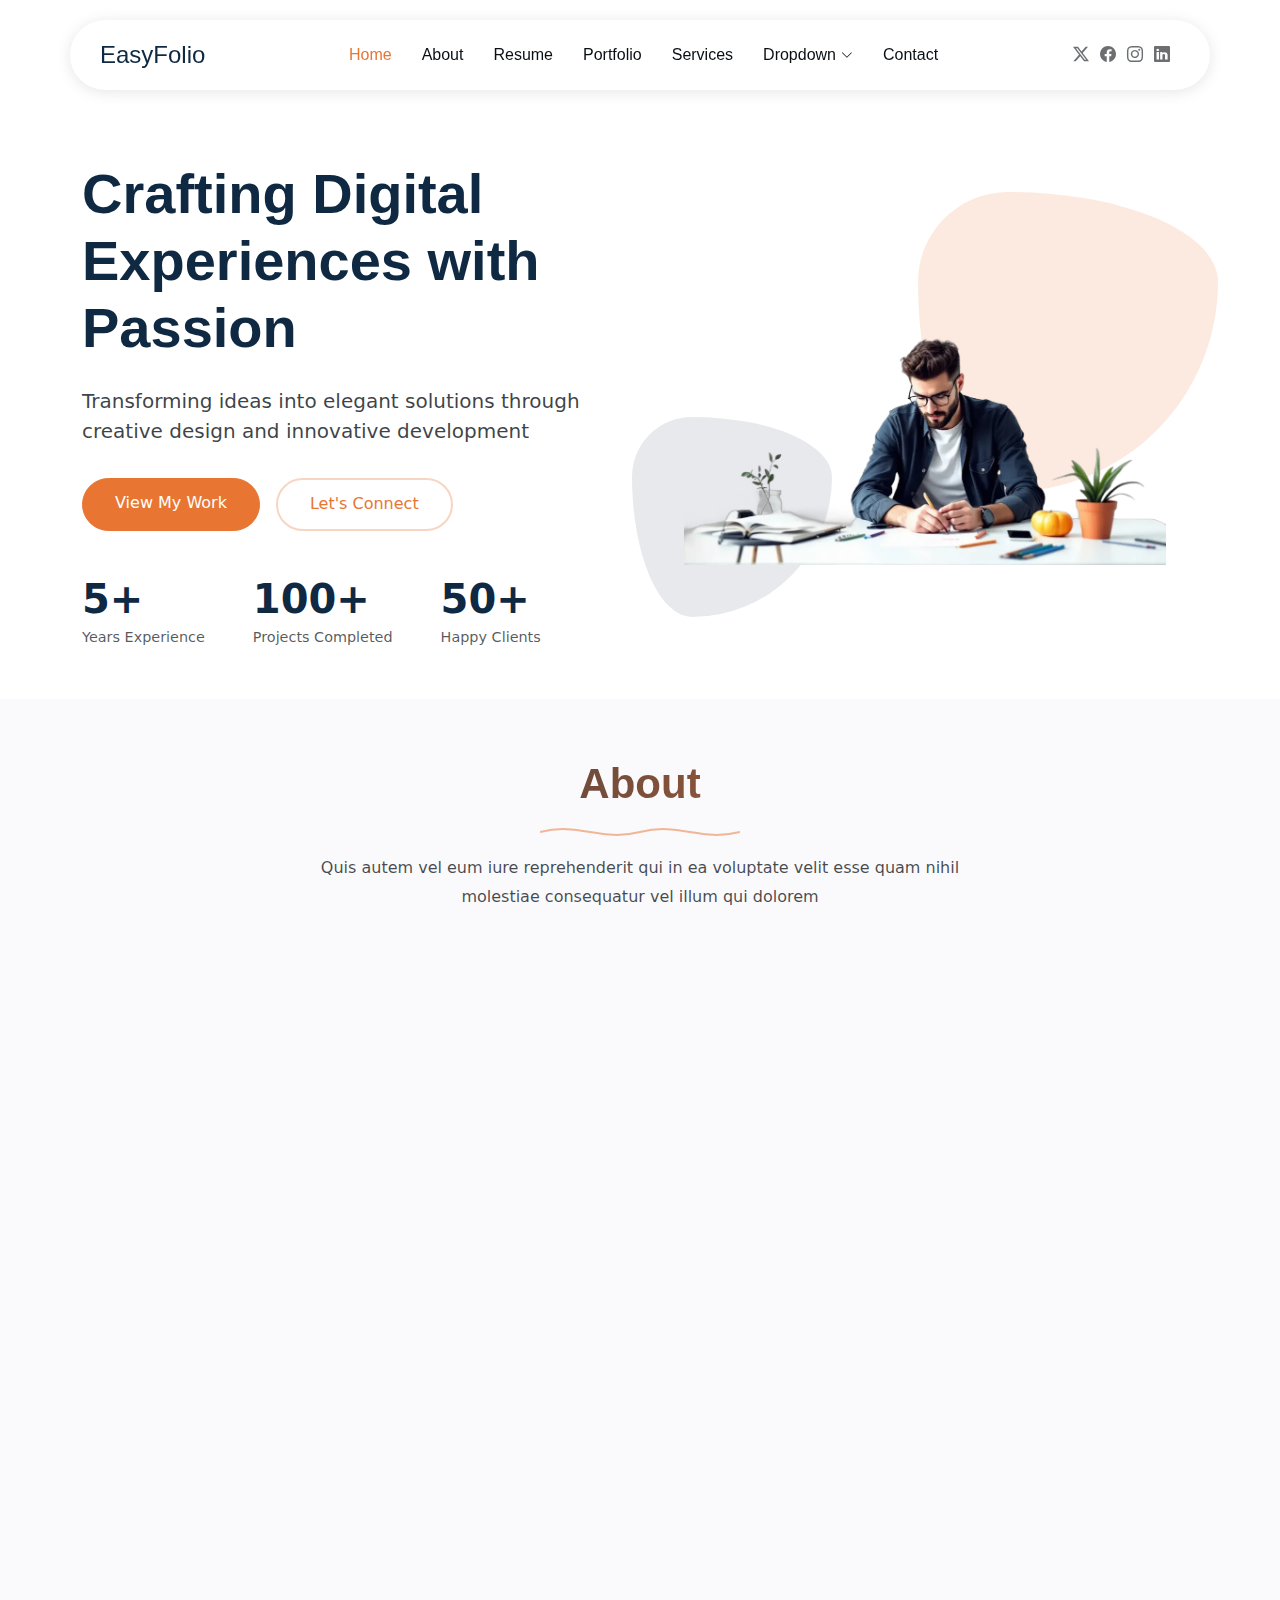
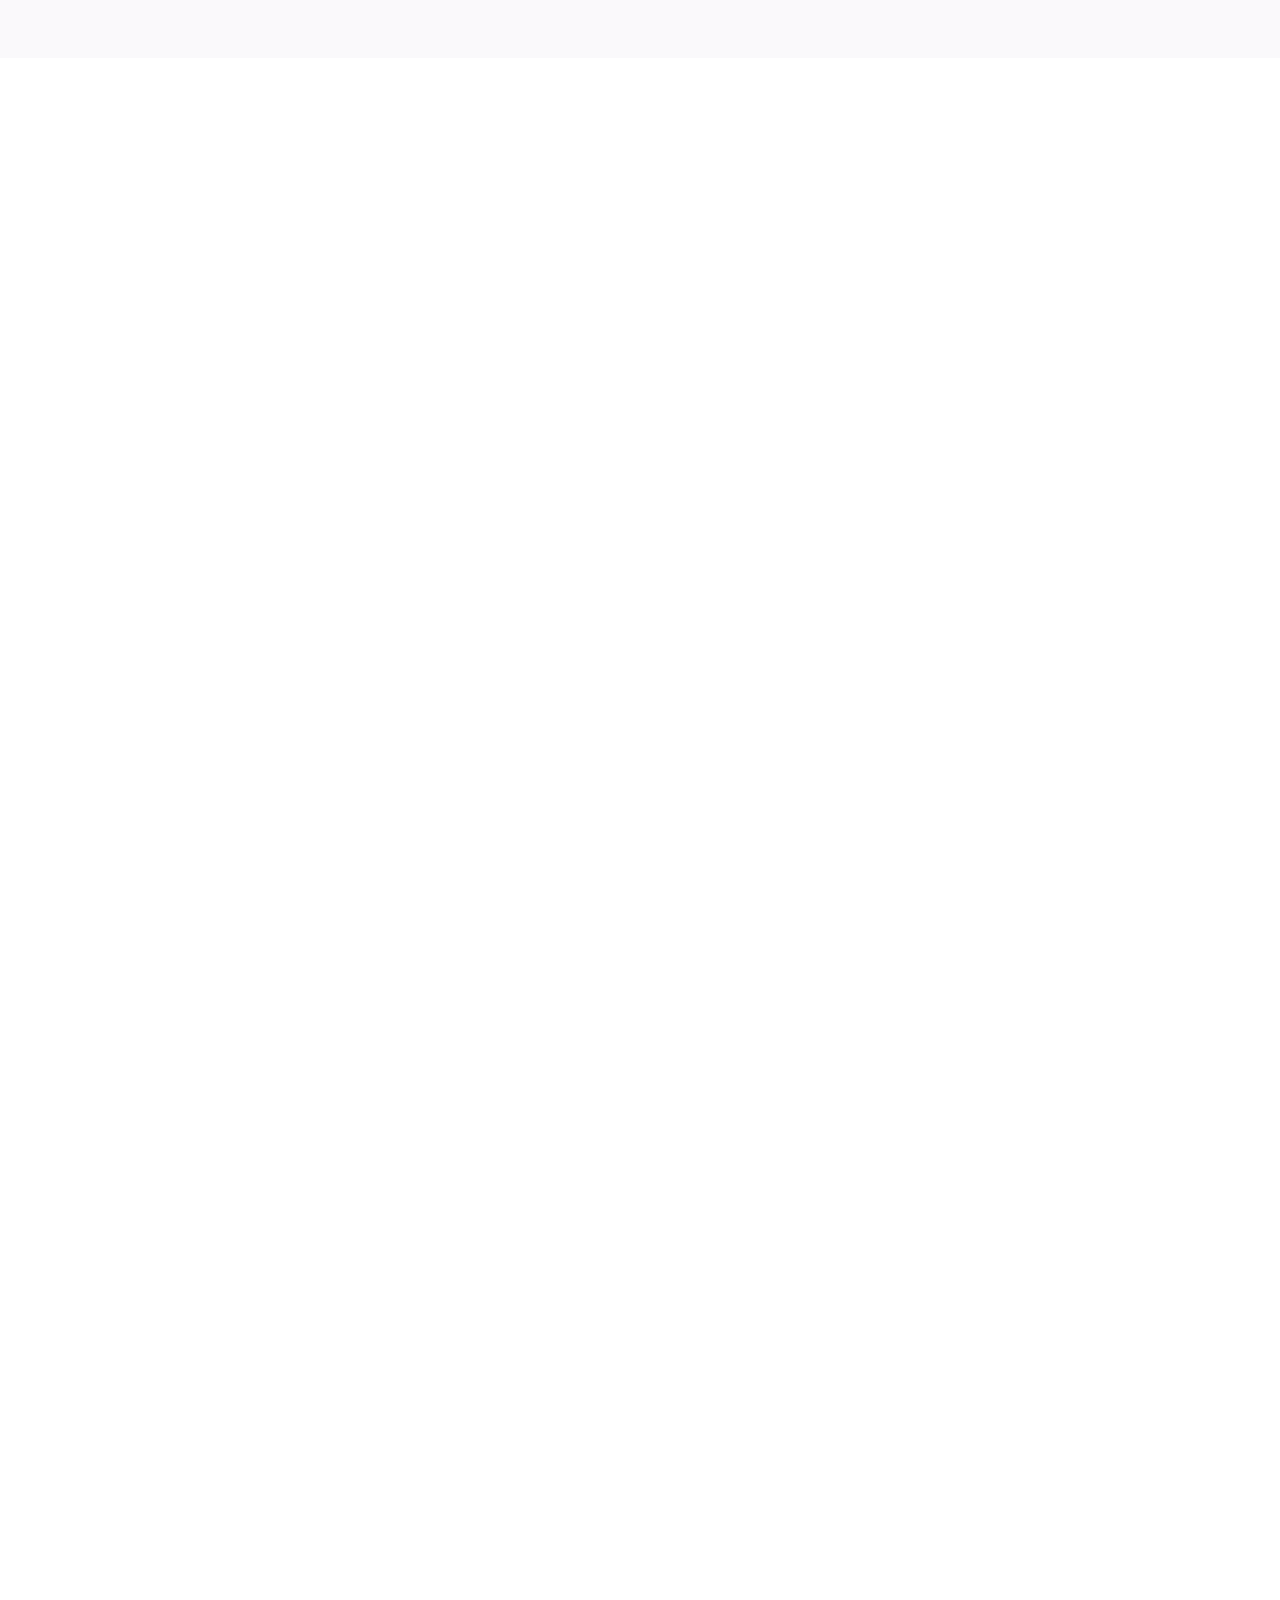
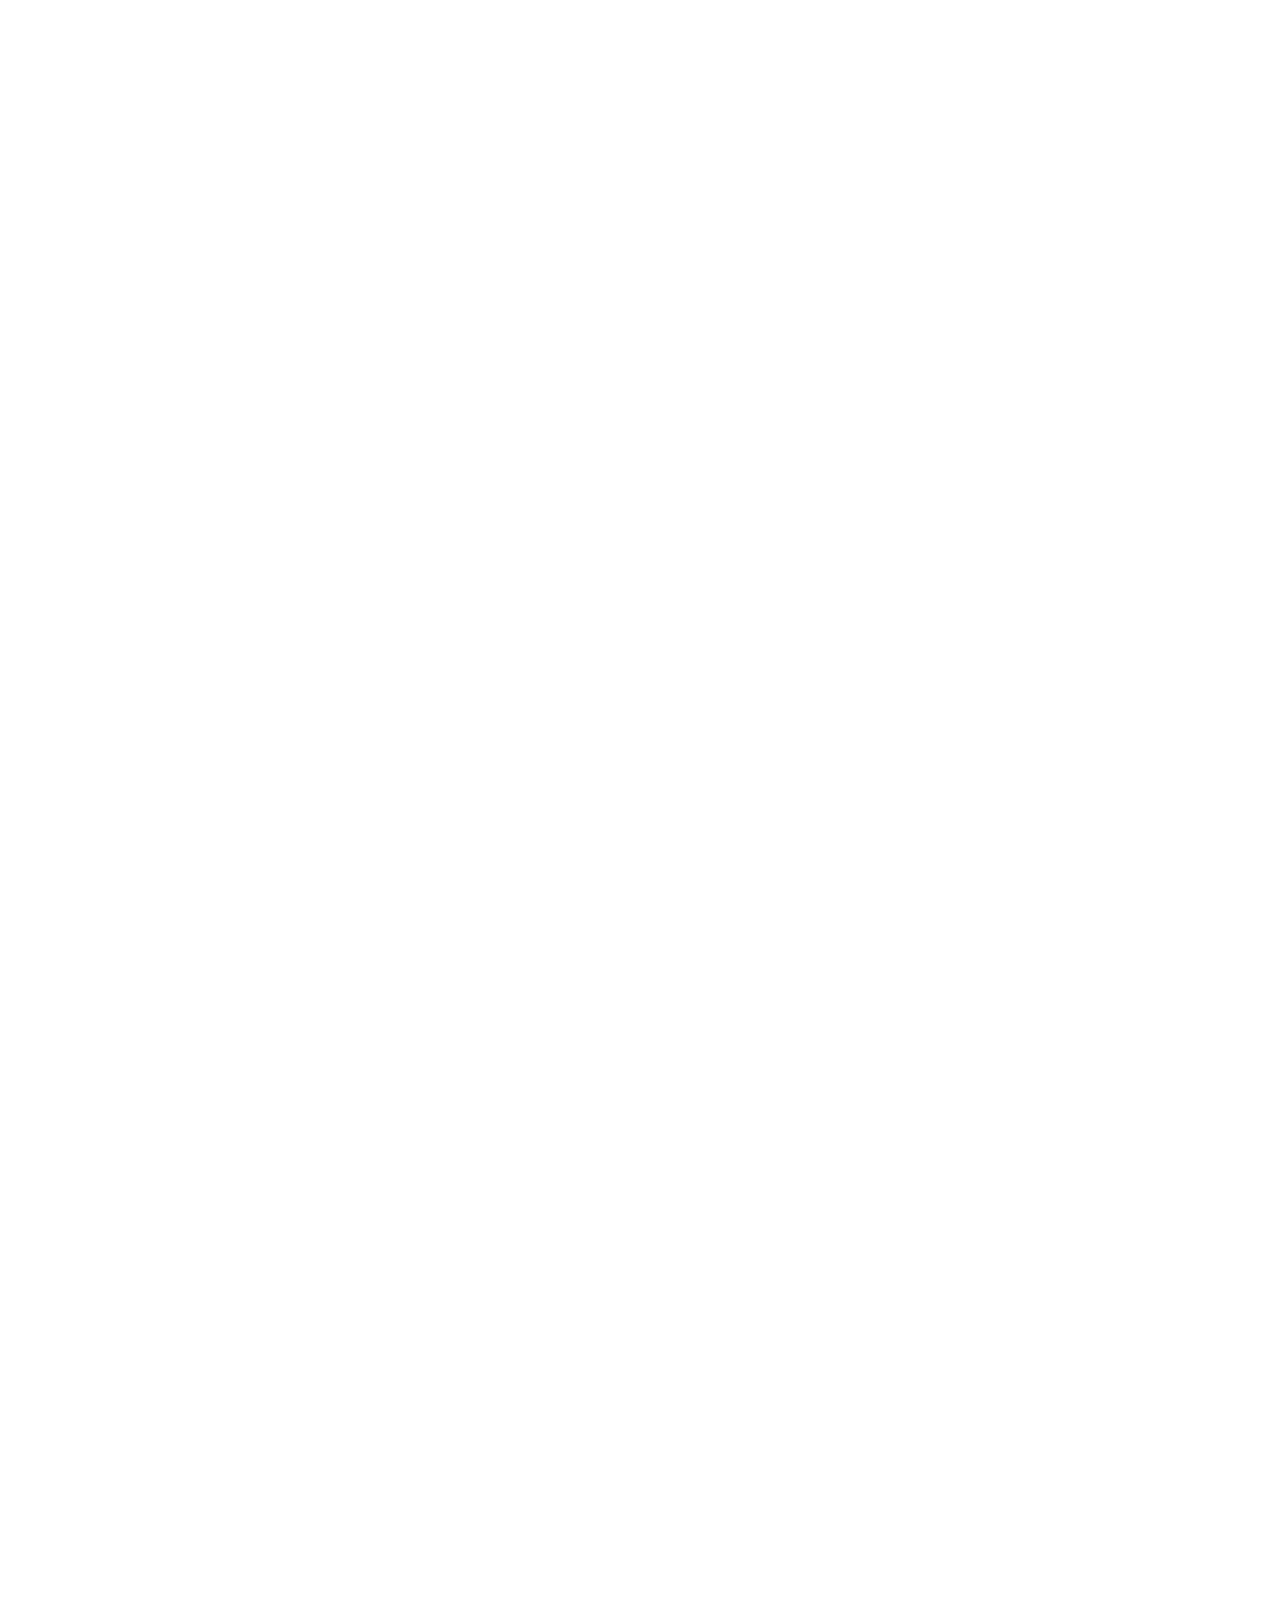
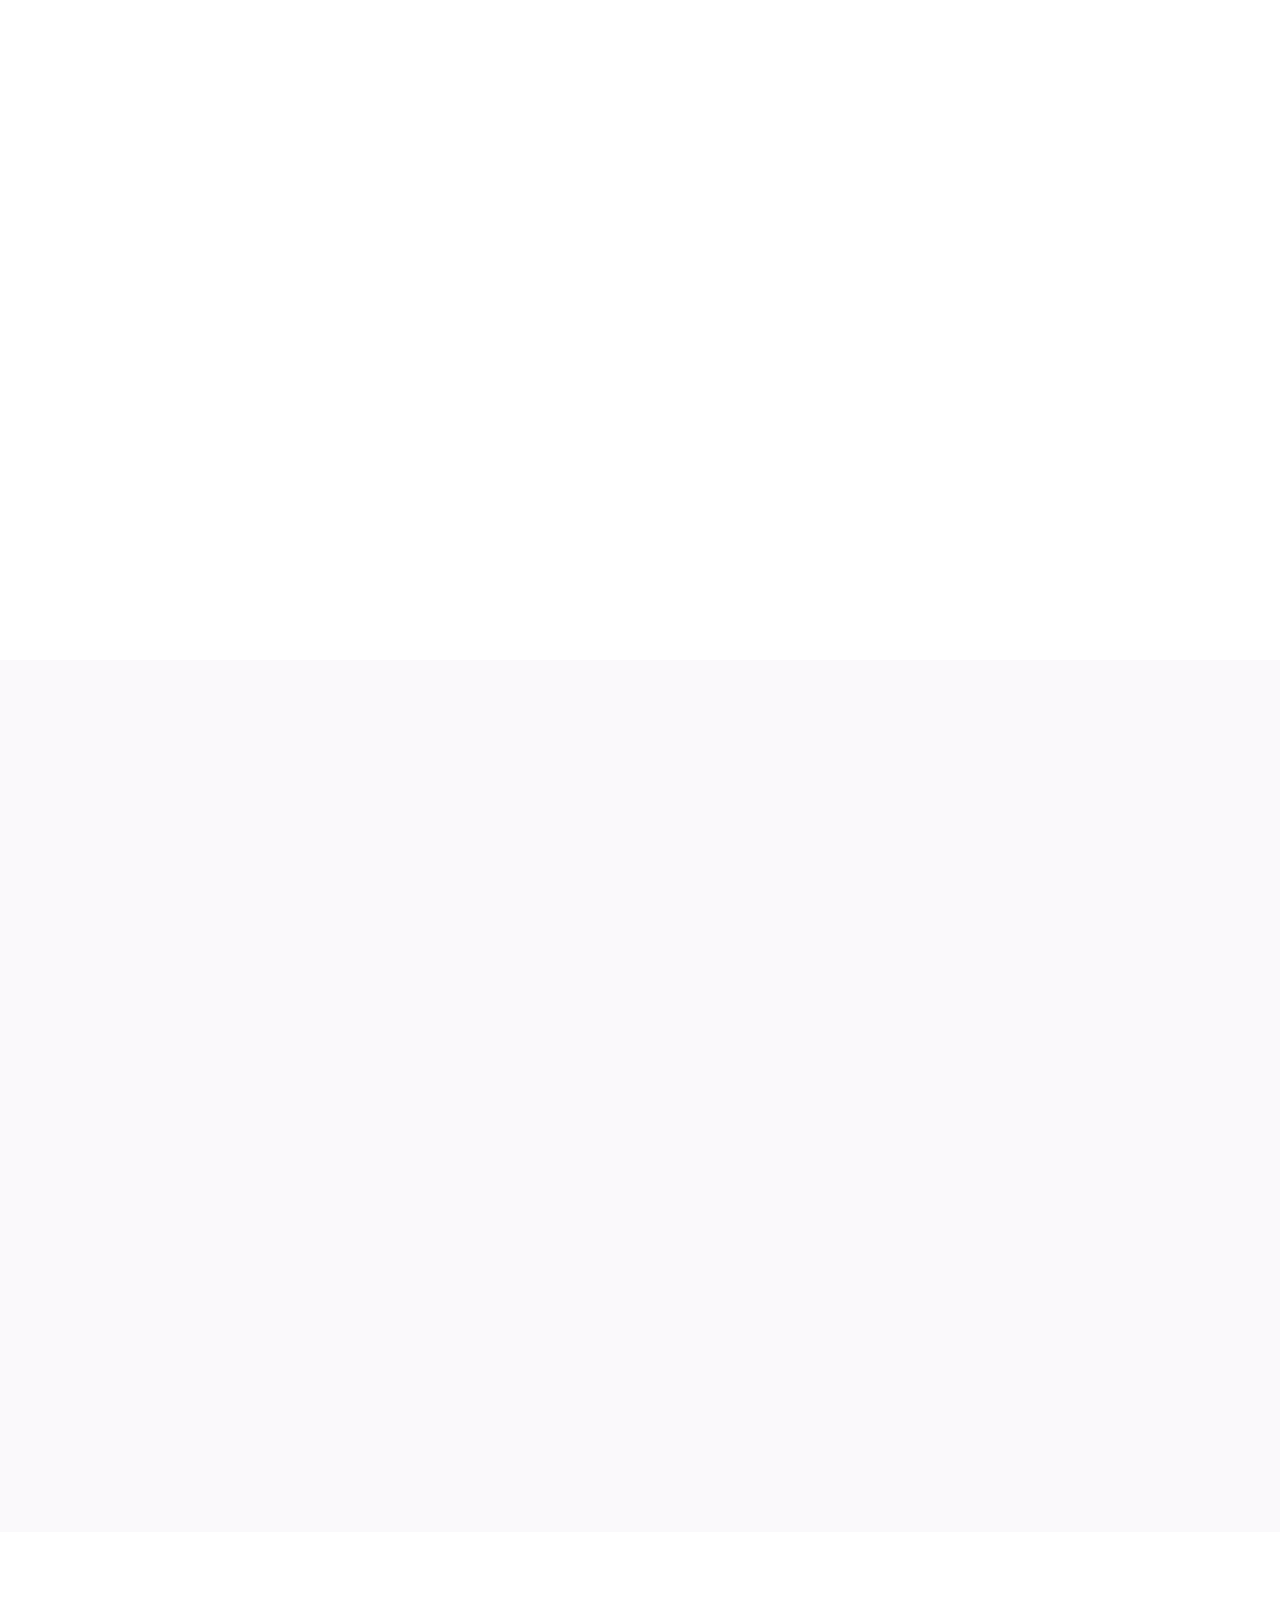
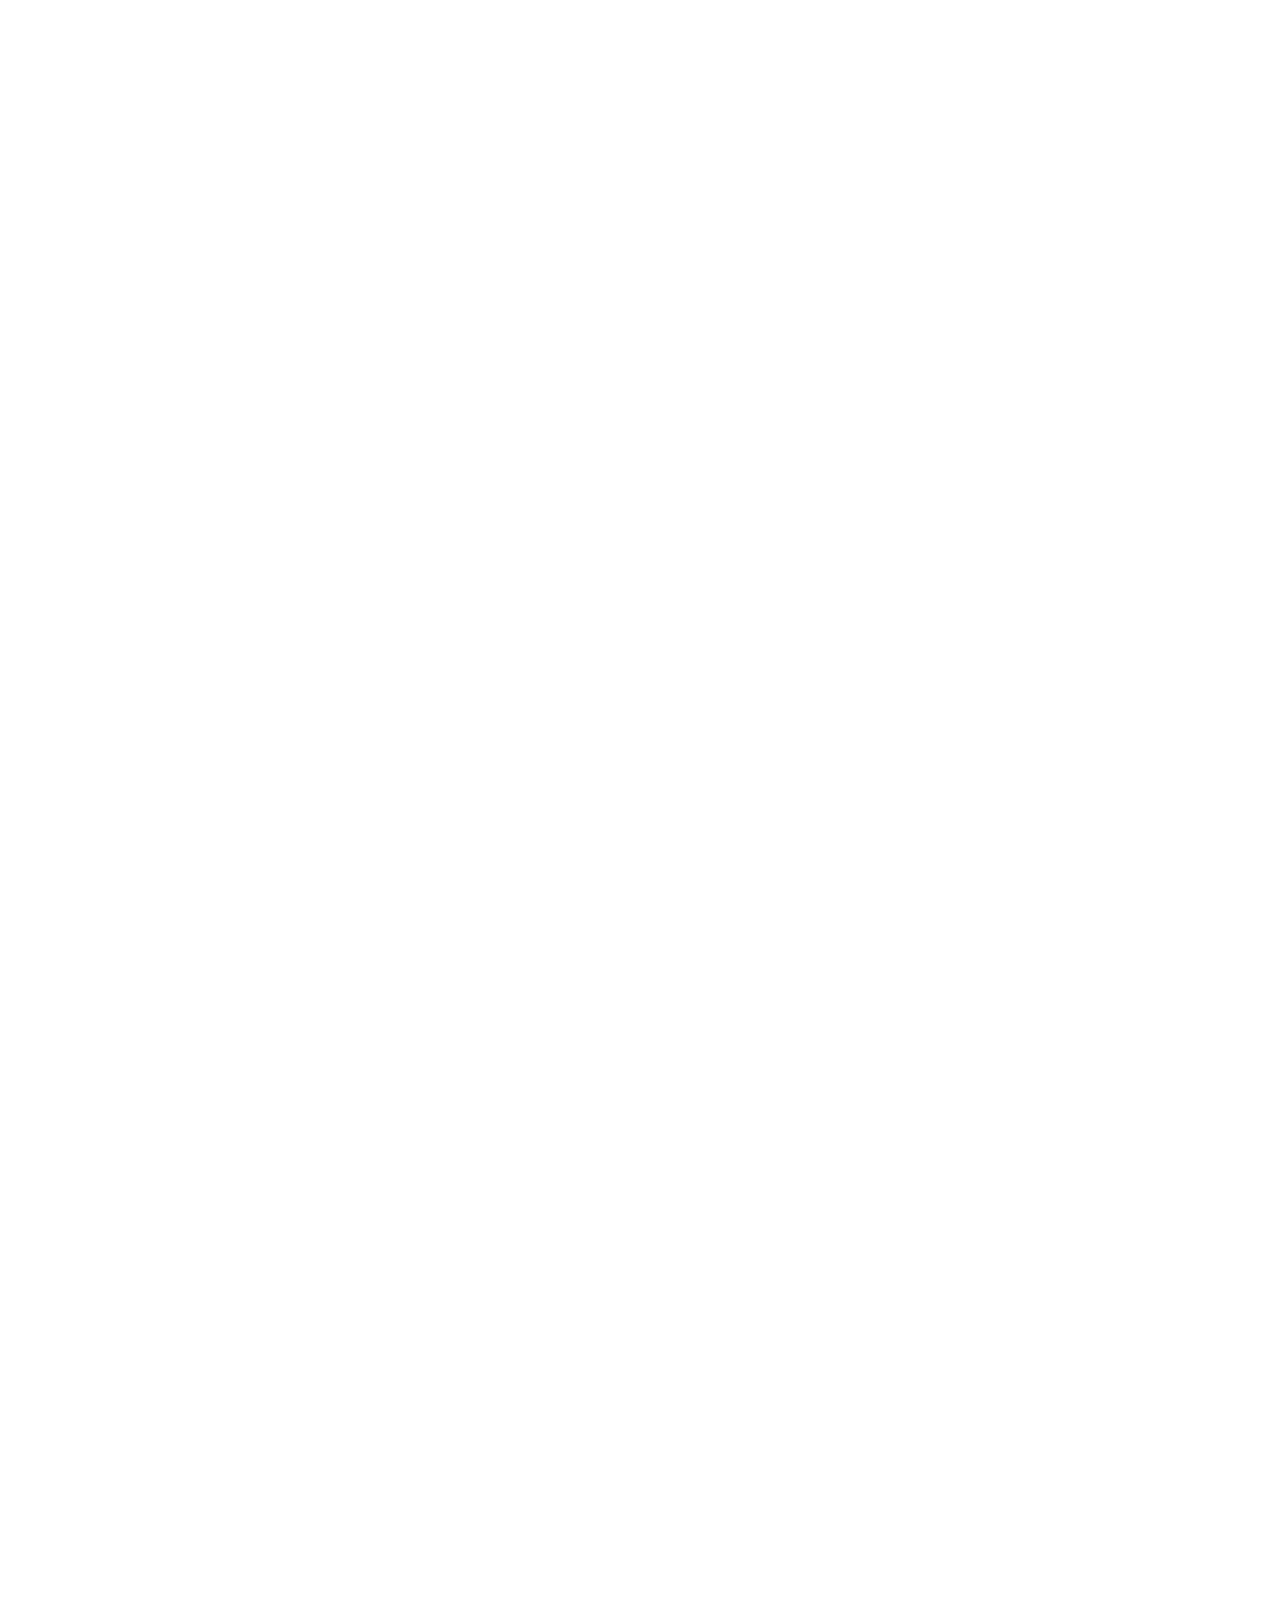
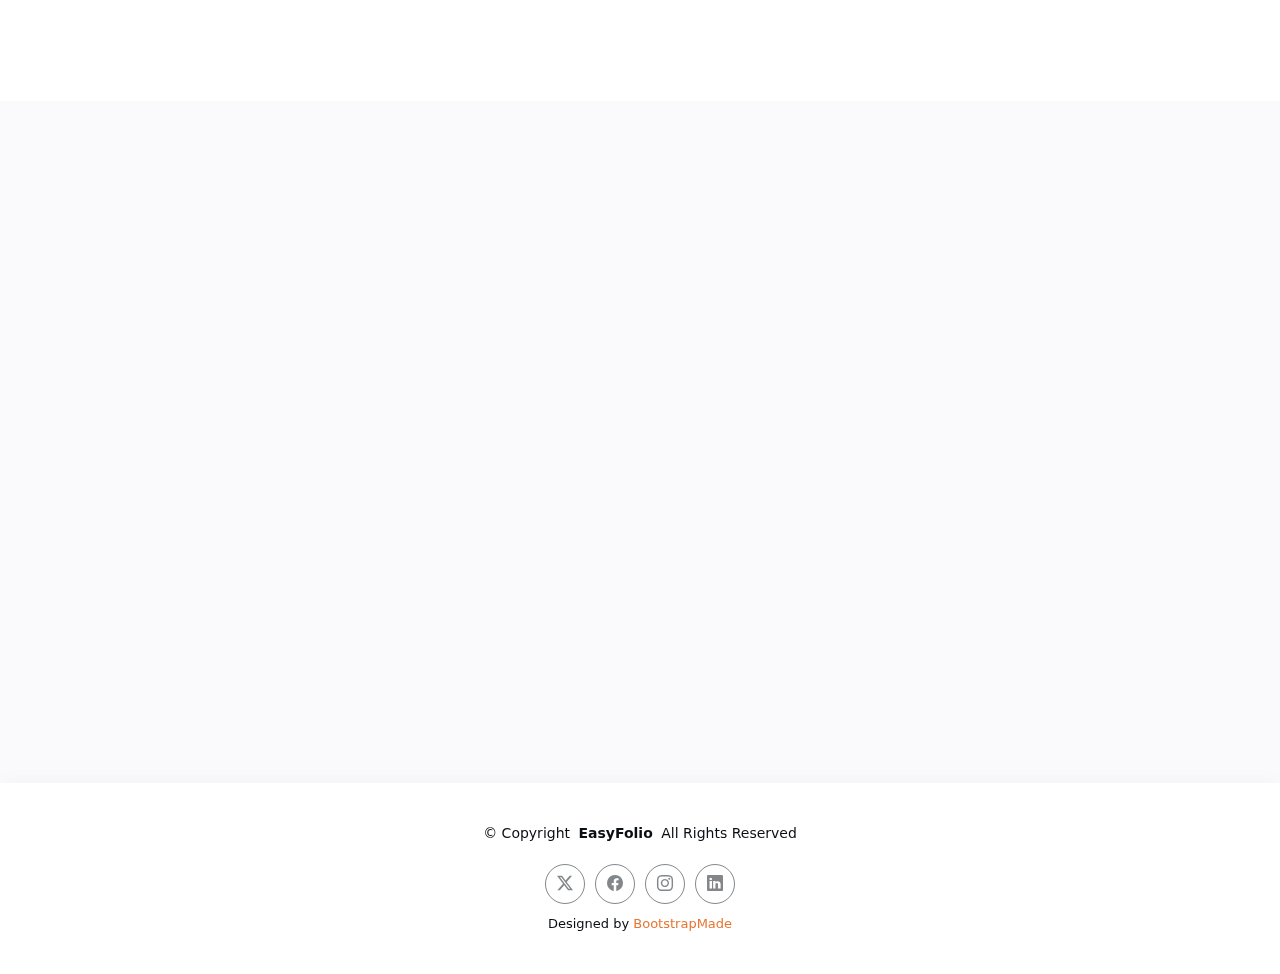
<file: ef-index.html>
<!DOCTYPE html>
<html lang="en">

<head>
  <meta charset="utf-8">
  <meta content="width=device-width, initial-scale=1.0" name="viewport">
  <title>Index - EasyFolio Bootstrap Template</title>
  <meta name="description" content="">
  <meta name="keywords" content="">

  <!-- Favicons -->
  <link href="assets/img/favicon.png" rel="icon">
  <link href="assets/img/apple-touch-icon.png" rel="apple-touch-icon">

  <!-- Fonts -->
  <link href="https://fonts.googleapis.com" rel="preconnect">
  <link href="https://fonts.gstatic.com" rel="preconnect" crossorigin>
  <link href="https://fonts.googleapis.com/css2?family=Roboto:ital,wght@0,100;0,300;0,400;0,500;0,700;0,900;1,100;1,300;1,400;1,500;1,700;1,900&family=Noto+Sans:ital,wght@0,100;0,200;0,300;0,400;0,500;0,600;0,700;0,800;0,900;1,100;1,200;1,300;1,400;1,500;1,600;1,700;1,800;1,900&family=Questrial:wght@400&display=swap" rel="stylesheet">

  <!-- Vendor CSS Files -->
  <link href="assets/vendor/bootstrap/css/bootstrap.min.css" rel="stylesheet">
  <link href="assets/vendor/bootstrap-icons/bootstrap-icons.css" rel="stylesheet">
  <link href="assets/vendor/aos/aos.css" rel="stylesheet">
  <link href="assets/vendor/glightbox/css/glightbox.min.css" rel="stylesheet">
  <link href="assets/vendor/swiper/swiper-bundle.min.css" rel="stylesheet">

  <!-- Main CSS File -->
  <link href="assets/css/main.css" rel="stylesheet">

  <!-- =======================================================
  * Template Name: EasyFolio
  * Template URL: https://bootstrapmade.com/easyfolio-bootstrap-portfolio-template/
  * Updated: Feb 21 2025 with Bootstrap v5.3.3
  * Author: BootstrapMade.com
  * License: https://bootstrapmade.com/license/
  ======================================================== -->
</head>

<body class="index-page">

  <header id="header" class="header d-flex align-items-center sticky-top">
    <div class="header-container container-fluid container-xl position-relative d-flex align-items-center justify-content-between">

      <a href="index.html" class="logo d-flex align-items-center me-auto me-xl-0">
        <!-- Uncomment the line below if you also wish to use an image logo -->
        <!-- <img src="assets/img/logo.webp" alt=""> -->
        <h1 class="sitename">EasyFolio</h1>
      </a>

      <nav id="navmenu" class="navmenu">
        <ul>
          <li><a href="#hero" class="active">Home</a></li>
          <li><a href="#about">About</a></li>
          <li><a href="#resume">Resume</a></li>
          <li><a href="#portfolio">Portfolio</a></li>
          <li><a href="#services">Services</a></li>
          <li class="dropdown"><a href="#"><span>Dropdown</span> <i class="bi bi-chevron-down toggle-dropdown"></i></a>
            <ul>
              <li><a href="#">Dropdown 1</a></li>
              <li class="dropdown"><a href="#"><span>Deep Dropdown</span> <i class="bi bi-chevron-down toggle-dropdown"></i></a>
                <ul>
                  <li><a href="#">Deep Dropdown 1</a></li>
                  <li><a href="#">Deep Dropdown 2</a></li>
                  <li><a href="#">Deep Dropdown 3</a></li>
                  <li><a href="#">Deep Dropdown 4</a></li>
                  <li><a href="#">Deep Dropdown 5</a></li>
                </ul>
              </li>
              <li><a href="#">Dropdown 2</a></li>
              <li><a href="#">Dropdown 3</a></li>
              <li><a href="#">Dropdown 4</a></li>
            </ul>
          </li>
          <li><a href="#contact">Contact</a></li>
        </ul>
        <i class="mobile-nav-toggle d-xl-none bi bi-list"></i>
      </nav>

      <div class="header-social-links">
        <a href="#" class="twitter"><i class="bi bi-twitter-x"></i></a>
        <a href="#" class="facebook"><i class="bi bi-facebook"></i></a>
        <a href="#" class="instagram"><i class="bi bi-instagram"></i></a>
        <a href="#" class="linkedin"><i class="bi bi-linkedin"></i></a>
      </div>

    </div>
  </header>

  <main class="main">

    <!-- Hero Section -->
    <section id="hero" class="hero section">

      <div class="container" data-aos="fade-up" data-aos-delay="100">

        <div class="row align-items-center content">
          <div class="col-lg-6" data-aos="fade-up" data-aos-delay="200">
            <h2>Crafting Digital Experiences with Passion</h2>
            <p class="lead">Transforming ideas into elegant solutions through creative design and innovative development</p>
            <div class="cta-buttons" data-aos="fade-up" data-aos-delay="300">
              <a href="#portfolio" class="btn btn-primary">View My Work</a>
              <a href="#contact" class="btn btn-outline">Let's Connect</a>
            </div>
            <div class="hero-stats" data-aos="fade-up" data-aos-delay="400">
              <div class="stat-item">
                <span class="stat-number">5+</span>
                <span class="stat-label">Years Experience</span>
              </div>
              <div class="stat-item">
                <span class="stat-number">100+</span>
                <span class="stat-label">Projects Completed</span>
              </div>
              <div class="stat-item">
                <span class="stat-number">50+</span>
                <span class="stat-label">Happy Clients</span>
              </div>
            </div>
          </div>
          <div class="col-lg-6">
            <div class="hero-image">
              <img src="assets/img/profile/profile-1.webp" alt="Portfolio Hero Image" class="img-fluid" data-aos="zoom-out" data-aos-delay="300">
              <div class="shape-1"></div>
              <div class="shape-2"></div>
            </div>
          </div>
        </div>

      </div>

    </section><!-- /Hero Section -->

    <!-- About Section -->
    <section id="about" class="about section light-background">

      <!-- Section Title -->
      <div class="container section-title" data-aos="fade-up">
        <h2>About</h2>
        <div class="title-shape">
          <svg viewBox="0 0 200 20" xmlns="http://www.w3.org/2000/svg">
            <path d="M 0,10 C 40,0 60,20 100,10 C 140,0 160,20 200,10" fill="none" stroke="currentColor" stroke-width="2"></path>
          </svg>
        </div>
        <p>Quis autem vel eum iure reprehenderit qui in ea voluptate velit esse quam nihil molestiae consequatur vel illum qui dolorem</p>
      </div><!-- End Section Title -->

      <div class="container" data-aos="fade-up" data-aos-delay="100">

        <div class="row align-items-center">
          <div class="col-lg-6 position-relative" data-aos="fade-right" data-aos-delay="200">
            <div class="about-image">
              <img src="assets/img/profile/profile-square-2.webp" alt="Profile Image" class="img-fluid rounded-4">
            </div>
          </div>

          <div class="col-lg-6" data-aos="fade-left" data-aos-delay="300">
            <div class="about-content">
              <span class="subtitle">About Me</span>

              <h2>UI/UX Designer &amp; Web Developer</h2>

              <p class="lead mb-4">Nemo enim ipsam voluptatem quia voluptas sit aspernatur aut odit aut fugit, sed quia consequuntur magni dolores eos qui ratione voluptatem sequi nesciunt.</p>

              <p class="mb-4">Neque porro quisquam est, qui dolorem ipsum quia dolor sit amet</p>

              <div class="personal-info">
                <div class="row g-4">
                  <div class="col-6">
                    <div class="info-item">
                      <span class="label">Name</span>
                      <span class="value">Eliot Johnson</span>
                    </div>
                  </div>

                  <div class="col-6">
                    <div class="info-item">
                      <span class="label">Phone</span>
                      <span class="value">+123 456 7890</span>
                    </div>
                  </div>

                  <div class="col-6">
                    <div class="info-item">
                      <span class="label">Age</span>
                      <span class="value">26 Years</span>
                    </div>
                  </div>

                  <div class="col-6">
                    <div class="info-item">
                      <span class="label">Email</span>
                      <span class="value">email@example.com</span>
                    </div>
                  </div>

                  <div class="col-6">
                    <div class="info-item">
                      <span class="label">Occupation</span>
                      <span class="value">Lorem Engineer</span>
                    </div>
                  </div>

                  <div class="col-6">
                    <div class="info-item">
                      <span class="label">Nationality</span>
                      <span class="value">Ipsum</span>
                    </div>
                  </div>
                </div>
              </div>

              <div class="signature mt-4">
                <div class="signature-image">
                  <img src="assets/img/misc/signature-1.webp" alt="" class="img-fluid">
                </div>
                <div class="signature-info">
                  <h4>Eliot Johnson</h4>
                  <p>Adipiscing Elit, Lorem Ipsum</p>
                </div>
              </div>
            </div>
          </div>
        </div>

      </div>

    </section><!-- /About Section -->

    <!-- Skills Section -->
    <section id="skills" class="skills section">

      <div class="container" data-aos="fade-up" data-aos-delay="100">

        <div class="row g-4 skills-animation">

          <div class="col-md-6 col-lg-3" data-aos="fade-up" data-aos-delay="100">
            <div class="skill-box">
              <h3>HTML</h3>
              <p>Sed ut perspiciatis unde omnis iste natus error sit voluptatem.</p>
              <span class="text-end d-block">90%</span>
              <div class="progress">
                <div class="progress-bar" role="progressbar" aria-valuenow="90" aria-valuemin="0" aria-valuemax="100"></div>
              </div>
            </div>
          </div>

          <div class="col-md-6 col-lg-3" data-aos="fade-up" data-aos-delay="200">
            <div class="skill-box">
              <h3>CSS</h3>
              <p>Nemo enim ipsam voluptatem quia voluptas sit aspernatur.</p>
              <span class="text-end d-block">90%</span>
              <div class="progress">
                <div class="progress-bar" role="progressbar" aria-valuenow="95" aria-valuemin="0" aria-valuemax="100"></div>
              </div>
            </div>
          </div>

          <div class="col-md-6 col-lg-3" data-aos="fade-up" data-aos-delay="300">
            <div class="skill-box">
              <h3>JavaScript</h3>
              <p>Neque porro quisquam est qui dolorem ipsum quia dolor.</p>
              <span class="text-end d-block">80%</span>
              <div class="progress">
                <div class="progress-bar" role="progressbar" aria-valuenow="80" aria-valuemin="0" aria-valuemax="100"></div>
              </div>
            </div>
          </div>

          <div class="col-md-6 col-lg-3" data-aos="fade-up" data-aos-delay="400">
            <div class="skill-box">
              <h3>Photoshop</h3>
              <p>Quis autem vel eum iure reprehenderit qui in ea voluptate.</p>
              <span class="text-end d-block">55%</span>
              <div class="progress">
                <div class="progress-bar" role="progressbar" aria-valuenow="55" aria-valuemin="0" aria-valuemax="100">
                </div>
              </div>
            </div>
          </div>

        </div>

      </div>

    </section><!-- /Skills Section -->

    <!-- Resume Section -->
    <section id="resume" class="resume section">

      <!-- Section Title -->
      <div class="container section-title" data-aos="fade-up">
        <h2>Resume</h2>
        <div class="title-shape">
          <svg viewBox="0 0 200 20" xmlns="http://www.w3.org/2000/svg">
            <path d="M 0,10 C 40,0 60,20 100,10 C 140,0 160,20 200,10" fill="none" stroke="currentColor" stroke-width="2"></path>
          </svg>
        </div>
        <p>Quis autem vel eum iure reprehenderit qui in ea voluptate velit esse quam nihil molestiae consequatur vel illum qui dolorem</p>
      </div><!-- End Section Title -->

      <div class="container" data-aos="fade-up" data-aos-delay="100">

        <div class="row">
          <div class="col-12">
            <div class="resume-wrapper">
              <div class="resume-block" data-aos="fade-up">
                <h2>Work Experience</h2>
                <p class="lead">Maecenas tempus tellus eget condimentum rhoncus sem quam semper libero sit amet adipiscing sem neque sed ipsum.</p>

                <div class="timeline">
                  <div class="timeline-item" data-aos="fade-up" data-aos-delay="200">
                    <div class="timeline-left">
                      <h4 class="company">Etiam Industries</h4>
                      <span class="period">Jun, 2023 - Current</span>
                    </div>
                    <div class="timeline-dot"></div>
                    <div class="timeline-right">
                      <h3 class="position">Project Lead</h3>
                      <p class="description">Quia nobis sequi est occaecati aut. Repudiandae et iusto quae reiciendis et quis Eius vel ratione eius unde vitae rerum voluptates asperiores voluptatem Earum molestiae consequatur neque etlon sader mart dila</p>
                    </div>
                  </div>

                  <div class="timeline-item" data-aos="fade-up" data-aos-delay="300">
                    <div class="timeline-left">
                      <h4 class="company">Nullam Corp</h4>
                      <span class="period">2019 - 2023</span>
                    </div>
                    <div class="timeline-dot"></div>
                    <div class="timeline-right">
                      <h3 class="position">Senior graphic design specialist</h3>
                      <p class="description">
                        Curabitur ullamcorper ultricies nisi nam eget dui etiam rhoncus maecenas tempus.
                      </p>
                      <ul>
                        <li>Lead in the design, development, and implementation of the graphic, layout, and production communication materials</li>
                        <li>Delegate tasks to the 7 members of the design team and provide counsel on all aspects of the project. </li>
                        <li>Supervise the assessment of all graphic materials in order to ensure quality and accuracy of the design</li>
                        <li>Oversee the efficient use of production project budgets ranging from $2,000 - $25,000</li>
                      </ul>
                      <p></p>
                    </div>
                  </div>

                  <div class="timeline-item" data-aos="fade-up" data-aos-delay="400">
                    <div class="timeline-left">
                      <h4 class="company">Stepping Stone Ltd.</h4>
                      <span class="period">2015-2019</span>
                    </div>
                    <div class="timeline-dot"></div>
                    <div class="timeline-right">
                      <h3 class="position">Graphic design specialist</h3>
                      <p class="description">Curabitur ullamcorper ultricies nisi nam eget dui etiam rhoncus maecenas tempus.</p>
                    </div>
                  </div>
                </div>
              </div>

              <div class="resume-block" data-aos="fade-up" data-aos-delay="100">
                <h2>My Education</h2>
                <p class="lead">Maecenas tempus tellus eget condimentum rhoncus sem quam semper libero sit amet adipiscing.</p>

                <div class="timeline">
                  <div class="timeline-item" data-aos="fade-up" data-aos-delay="200">
                    <div class="timeline-left">
                      <h4 class="company">Vestibulum University</h4>
                      <span class="period">2017-2019</span>
                    </div>
                    <div class="timeline-dot"></div>
                    <div class="timeline-right">
                      <h3 class="position">Diploma in Consequat</h3>
                      <p class="description">Curabitur ullamcorper ultricies nisi nam eget dui etiam rhoncus maecenas tempus.</p>
                    </div>
                  </div>

                  <div class="timeline-item" data-aos="fade-up" data-aos-delay="300">
                    <div class="timeline-left">
                      <h4 class="company">Nullam Corp</h4>
                      <span class="period">2019 - 2023</span>
                    </div>
                    <div class="timeline-dot"></div>
                    <div class="timeline-right">
                      <h3 class="position">Master of Fine Arts &amp; Graphic Design</h3>
                      <p class="description">Curabitur ullamcorper ultricies nisi nam eget dui etiam rhoncus maecenas tempus.</p>
                    </div>
                  </div>

                  <div class="timeline-item" data-aos="fade-up" data-aos-delay="400">
                    <div class="timeline-left">
                      <h4 class="company">Vestibulum University</h4>
                      <span class="period">2015-2019</span>
                    </div>
                    <div class="timeline-dot"></div>
                    <div class="timeline-right">
                      <h3 class="position">Bachelor of Fine Arts &amp; Graphic Design</h3>
                      <p class="description">Curabitur ullamcorper ultricies nisi nam eget dui etiam rhoncus maecenas tempus.</p>
                    </div>
                  </div>
                </div>
              </div>
            </div>
          </div>
        </div>

      </div>

    </section><!-- /Resume Section -->

    <!-- Portfolio Section -->
    <section id="portfolio" class="portfolio section">

      <!-- Section Title -->
      <div class="container section-title" data-aos="fade-up">
        <h2>Portfolio</h2>
        <div class="title-shape">
          <svg viewBox="0 0 200 20" xmlns="http://www.w3.org/2000/svg">
            <path d="M 0,10 C 40,0 60,20 100,10 C 140,0 160,20 200,10" fill="none" stroke="currentColor" stroke-width="2"></path>
          </svg>
        </div>
        <p>Quis autem vel eum iure reprehenderit qui in ea voluptate velit esse quam nihil molestiae consequatur vel illum qui dolorem</p>
      </div><!-- End Section Title -->

      <div class="container" data-aos="fade-up" data-aos-delay="100">

        <div class="isotope-layout" data-default-filter="*" data-layout="masonry" data-sort="original-order">

          <div class="portfolio-filters-container" data-aos="fade-up" data-aos-delay="200">
            <ul class="portfolio-filters isotope-filters">
              <li data-filter="*" class="filter-active">All Work</li>
              <li data-filter=".filter-web">Web Design</li>
              <li data-filter=".filter-graphics">Graphics</li>
              <li data-filter=".filter-motion">Motion</li>
              <li data-filter=".filter-brand">Branding</li>
            </ul>
          </div>

          <div class="row g-4 isotope-container" data-aos="fade-up" data-aos-delay="300">

            <div class="col-lg-6 col-md-6 portfolio-item isotope-item filter-web">
              <div class="portfolio-card">
                <div class="portfolio-image">
                  <img src="assets/img/portfolio/portfolio-1.webp" class="img-fluid" alt="" loading="lazy">
                  <div class="portfolio-overlay">
                    <div class="portfolio-actions">
                      <a href="assets/img/portfolio/portfolio-1.webp" class="glightbox preview-link" data-gallery="portfolio-gallery-web"><i class="bi bi-eye"></i></a>
                      <a href="portfolio-details.html" class="details-link"><i class="bi bi-arrow-right"></i></a>
                    </div>
                  </div>
                </div>
                <div class="portfolio-content">
                  <span class="category">Web Design</span>
                  <h3>Modern Dashboard Interface</h3>
                  <p>Maecenas faucibus mollis interdum sed posuere consectetur est at lobortis.</p>
                </div>
              </div>
            </div><!-- End Portfolio Item -->

            <div class="col-lg-6 col-md-6 portfolio-item isotope-item filter-graphics">
              <div class="portfolio-card">
                <div class="portfolio-image">
                  <img src="assets/img/portfolio/portfolio-10.webp" class="img-fluid" alt="" loading="lazy">
                  <div class="portfolio-overlay">
                    <div class="portfolio-actions">
                      <a href="assets/img/portfolio/portfolio-10.webp" class="glightbox preview-link" data-gallery="portfolio-gallery-graphics"><i class="bi bi-eye"></i></a>
                      <a href="portfolio-details.html" class="details-link"><i class="bi bi-arrow-right"></i></a>
                    </div>
                  </div>
                </div>
                <div class="portfolio-content">
                  <span class="category">Graphics</span>
                  <h3>Creative Brand Identity</h3>
                  <p>Vestibulum id ligula porta felis euismod semper at vulputate.</p>
                </div>
              </div>
            </div><!-- End Portfolio Item -->

            <div class="col-lg-6 col-md-6 portfolio-item isotope-item filter-motion">
              <div class="portfolio-card">
                <div class="portfolio-image">
                  <img src="assets/img/portfolio/portfolio-7.webp" class="img-fluid" alt="" loading="lazy">
                  <div class="portfolio-overlay">
                    <div class="portfolio-actions">
                      <a href="assets/img/portfolio/portfolio-7.webp" class="glightbox preview-link" data-gallery="portfolio-gallery-motion"><i class="bi bi-eye"></i></a>
                      <a href="portfolio-details.html" class="details-link"><i class="bi bi-arrow-right"></i></a>
                    </div>
                  </div>
                </div>
                <div class="portfolio-content">
                  <span class="category">Motion</span>
                  <h3>Product Animation Reel</h3>
                  <p>Donec ullamcorper nulla non metus auctor fringilla dapibus.</p>
                </div>
              </div>
            </div><!-- End Portfolio Item -->

            <div class="col-lg-6 col-md-6 portfolio-item isotope-item filter-brand">
              <div class="portfolio-card">
                <div class="portfolio-image">
                  <img src="assets/img/portfolio/portfolio-4.webp" class="img-fluid" alt="" loading="lazy">
                  <div class="portfolio-overlay">
                    <div class="portfolio-actions">
                      <a href="assets/img/portfolio/portfolio-4.webp" class="glightbox preview-link" data-gallery="portfolio-gallery-brand"><i class="bi bi-eye"></i></a>
                      <a href="portfolio-details.html" class="details-link"><i class="bi bi-arrow-right"></i></a>
                    </div>
                  </div>
                </div>
                <div class="portfolio-content">
                  <span class="category">Branding</span>
                  <h3>Luxury Brand Package</h3>
                  <p>Aenean lacinia bibendum nulla sed consectetur elit.</p>
                </div>
              </div>
            </div><!-- End Portfolio Item -->

            <div class="col-lg-6 col-md-6 portfolio-item isotope-item filter-web">
              <div class="portfolio-card">
                <div class="portfolio-image">
                  <img src="assets/img/portfolio/portfolio-2.webp" class="img-fluid" alt="" loading="lazy">
                  <div class="portfolio-overlay">
                    <div class="portfolio-actions">
                      <a href="assets/img/portfolio/portfolio-2.webp" class="glightbox preview-link" data-gallery="portfolio-gallery-web"><i class="bi bi-eye"></i></a>
                      <a href="portfolio-details.html" class="details-link"><i class="bi bi-arrow-right"></i></a>
                    </div>
                  </div>
                </div>
                <div class="portfolio-content">
                  <span class="category">Web Design</span>
                  <h3>E-commerce Platform</h3>
                  <p>Nullam id dolor id nibh ultricies vehicula ut id elit.</p>
                </div>
              </div>
            </div><!-- End Portfolio Item -->

            <div class="col-lg-6 col-md-6 portfolio-item isotope-item filter-graphics">
              <div class="portfolio-card">
                <div class="portfolio-image">
                  <img src="assets/img/portfolio/portfolio-11.webp" class="img-fluid" alt="" loading="lazy">
                  <div class="portfolio-overlay">
                    <div class="portfolio-actions">
                      <a href="assets/img/portfolio/portfolio-11.webp" class="glightbox preview-link" data-gallery="portfolio-gallery-graphics"><i class="bi bi-eye"></i></a>
                      <a href="portfolio-details.html" class="details-link"><i class="bi bi-arrow-right"></i></a>
                    </div>
                  </div>
                </div>
                <div class="portfolio-content">
                  <span class="category">Graphics</span>
                  <h3>Digital Art Collection</h3>
                  <p>Cras mattis consectetur purus sit amet fermentum.</p>
                </div>
              </div>
            </div><!-- End Portfolio Item -->

          </div><!-- End Portfolio Container -->

        </div>

      </div>

    </section><!-- /Portfolio Section -->

    <!-- Testimonials Section -->
    <section id="testimonials" class="testimonials section light-background">

      <!-- Section Title -->
      <div class="container section-title" data-aos="fade-up">
        <h2>Testimonials</h2>
        <div class="title-shape">
          <svg viewBox="0 0 200 20" xmlns="http://www.w3.org/2000/svg">
            <path d="M 0,10 C 40,0 60,20 100,10 C 140,0 160,20 200,10" fill="none" stroke="currentColor" stroke-width="2"></path>
          </svg>
        </div>
        <p>Quis autem vel eum iure reprehenderit qui in ea voluptate velit esse quam nihil molestiae consequatur vel illum qui dolorem</p>
      </div><!-- End Section Title -->

      <div class="container" data-aos="fade-up" data-aos-delay="100">

        <div class="testimonials-slider swiper init-swiper">
          <script type="application/json" class="swiper-config">
            {
              "slidesPerView": 1,
              "loop": true,
              "speed": 600,
              "autoplay": {
                "delay": 5000
              },
              "navigation": {
                "nextEl": ".swiper-button-next",
                "prevEl": ".swiper-button-prev"
              }
            }
          </script>

          <div class="swiper-wrapper">

            <div class="swiper-slide">
              <div class="testimonial-item">
                <div class="row">
                  <div class="col-lg-8">
                    <h2>Sed ut perspiciatis unde omnis</h2>
                    <p>
                      Proin iaculis purus consequat sem cure digni ssim donec porttitora entum suscipit rhoncus. Accusantium quam, ultricies eget id, aliquam eget nibh et. Maecen aliquam, risus at semper.
                    </p>
                    <p>
                      Beatae magnam dolore quia ipsum. Voluptatem totam et qui dolore dignissimos. Amet quia sapiente laudantium nihil illo et assumenda sit cupiditate. Nam perspiciatis perferendis minus consequatur. Enim ut eos quo.
                    </p>
                    <div class="profile d-flex align-items-center">
                      <img src="assets/img/person/person-m-7.webp" class="profile-img" alt="">
                      <div class="profile-info">
                        <h3>Saul Goodman</h3>
                        <span>Client</span>
                      </div>
                    </div>
                  </div>
                  <div class="col-lg-4 d-none d-lg-block">
                    <div class="featured-img-wrapper">
                      <img src="assets/img/person/person-m-7.webp" class="featured-img" alt="">
                    </div>
                  </div>
                </div>
              </div>
            </div><!-- End Testimonial Item -->

            <div class="swiper-slide">
              <div class="testimonial-item">
                <div class="row">
                  <div class="col-lg-8">
                    <h2>Nemo enim ipsam voluptatem</h2>
                    <p>
                      Export tempor illum tamen malis malis eram quae irure esse labore quem cillum quid cillum eram malis quorum velit fore eram velit sunt aliqua noster fugiat irure amet legam anim culpa.
                    </p>
                    <p>
                      Dolorem excepturi esse qui amet maxime quibusdam aut repellendus voluptatum. Corrupti enim a repellat cumque est laborum fuga consequuntur. Dolorem nostrum deleniti quas voluptatem iure dolorum rerum. Repudiandae doloribus ut repellat harum vero aut. Modi aut velit aperiam aspernatur odit ut vitae.
                    </p>
                    <div class="profile d-flex align-items-center">
                      <img src="assets/img/person/person-f-8.webp" class="profile-img" alt="">
                      <div class="profile-info">
                        <h3>Sara Wilsson</h3>
                        <span>Designer</span>
                      </div>
                    </div>
                  </div>
                  <div class="col-lg-4 d-none d-lg-block">
                    <div class="featured-img-wrapper">
                      <img src="assets/img/person/person-f-8.webp" class="featured-img" alt="">
                    </div>
                  </div>
                </div>
              </div>
            </div><!-- End Testimonial Item -->

            <div class="swiper-slide">
              <div class="testimonial-item">
                <div class="row">
                  <div class="col-lg-8">
                    <h2>
                      Labore nostrum eos impedit
                    </h2>
                    <p>
                      Fugiat enim eram quae cillum dolore dolor amet nulla culpa multos export minim fugiat minim velit minim dolor enim duis veniam ipsum anim magna sunt elit fore quem dolore labore illum veniam.
                    </p>
                    <p>
                      Itaque ut explicabo vero occaecati est quam rerum sed. Numquam tempora aut aut quaerat quia illum. Nobis quia autem odit ipsam numquam. Doloribus sit sint corporis eius totam fuga. Hic nostrum suscipit corrupti nam expedita adipisci aut optio.
                    </p>
                    <div class="profile d-flex align-items-center">
                      <img src="assets/img/person/person-m-9.webp" class="profile-img" alt="">
                      <div class="profile-info">
                        <h3>Matt Brandon</h3>
                        <span>Freelancer</span>
                      </div>
                    </div>
                  </div>
                  <div class="col-lg-4 d-none d-lg-block">
                    <div class="featured-img-wrapper">
                      <img src="assets/img/person/person-m-9.webp" class="featured-img" alt="">
                    </div>
                  </div>
                </div>
              </div>
            </div><!-- End Testimonial Item -->

            <div class="swiper-slide">
              <div class="testimonial-item">
                <div class="row">
                  <div class="col-lg-8">
                    <h2>Impedit dolor facilis nulla</h2>
                    <p>
                      Enim nisi quem export duis labore cillum quae magna enim sint quorum nulla quem veniam duis minim tempor labore quem eram duis noster aute amet eram fore quis sint minim.
                    </p>
                    <p>
                      Omnis aspernatur accusantium qui delectus praesentium repellendus. Facilis sint odio aspernatur voluptas commodi qui qui qui pariatur. Corrupti deleniti itaque quaerat ipsum deleniti culpa tempora tempore. Et consequatur exercitationem hic aspernatur nobis est voluptatibus architecto laborum.
                    </p>
                    <div class="profile d-flex align-items-center">
                      <img src="assets/img/person/person-f-10.webp" class="profile-img" alt="">
                      <div class="profile-info">
                        <h3>Jena Karlis</h3>
                        <span>Store Owner</span>
                      </div>
                    </div>
                  </div>
                  <div class="col-lg-4 d-none d-lg-block">
                    <div class="featured-img-wrapper">
                      <img src="assets/img/person/person-f-10.webp" class="featured-img" alt="">
                    </div>
                  </div>
                </div>
              </div>
            </div><!-- End Testimonial Item -->

          </div>

          <div class="swiper-navigation w-100 d-flex align-items-center justify-content-center">
            <div class="swiper-button-prev"></div>
            <div class="swiper-button-next"></div>
          </div>

        </div>

      </div>

    </section><!-- /Testimonials Section -->

    <!-- Services Section -->
    <section id="services" class="services section">

      <!-- Section Title -->
      <div class="container section-title" data-aos="fade-up">
        <h2>Services</h2>
        <div class="title-shape">
          <svg viewBox="0 0 200 20" xmlns="http://www.w3.org/2000/svg">
            <path d="M 0,10 C 40,0 60,20 100,10 C 140,0 160,20 200,10" fill="none" stroke="currentColor" stroke-width="2"></path>
          </svg>
        </div>
        <p>Quis autem vel eum iure reprehenderit qui in ea voluptate velit esse quam nihil molestiae consequatur vel illum qui dolorem</p>
      </div><!-- End Section Title -->

      <div class="container" data-aos="fade-up" data-aos-delay="100">

        <div class="row align-items-center">
          <div class="col-lg-4 mb-5 mb-lg-0">
            <h2 class="fw-bold mb-4 servies-title">Consectetur adipiscing elit sed do eiusmod tempor</h2>
            <p class="mb-4">Nulla metus metus ullamcorper vel tincidunt sed euismod nibh volutpat velit class aptent taciti sociosqu ad litora.</p>
            <a href="#" class="btn btn-outline-primary">See all services</a>
          </div>
          <div class="col-lg-8">
            <div class="row g-4">

              <div class="col-md-6" data-aos="fade-up" data-aos-delay="200">
                <div class="service-item">
                  <i class="bi bi-activity icon"></i>
                  <h3><a href="service-details.html">Eget nulla facilisi etiam</a></h3>
                  <p>Vestibulum morbi blandit cursus risus at ultrices mi tempus imperdiet nulla.</p>
                </div>
              </div><!-- End Service Item -->

              <div class="col-md-6" data-aos="fade-up" data-aos-delay="300">
                <div class="service-item">
                  <i class="bi bi-easel icon"></i>
                  <h3><a href="service-details.html">Duis aute irure dolor</a></h3>
                  <p>Auctor neque vitae tempus quam pellentesque nec nam aliquam sem et tortor.</p>
                </div>
              </div><!-- End Service Item -->

              <div class="col-md-6" data-aos="fade-up" data-aos-delay="400">
                <div class="service-item">
                  <i class="bi bi-broadcast icon"></i>
                  <h3><a href="service-details.html">Excepteur sint occaecat</a></h3>
                  <p>At vero eos et accusamus et iusto odio dignissimos ducimus qui blanditiis praesentium.</p>
                </div>
              </div><!-- End Service Item -->

              <div class="col-md-6" data-aos="fade-up" data-aos-delay="500">
                <div class="service-item">
                  <i class="bi bi-bounding-box-circles icon"></i>
                  <h3><a href="service-details.html">Tempor incididunt ut labore</a></h3>
                  <p>Ullamco laboris nisi ut aliquip ex ea commodo consequat duis aute irure dolor.</p>
                </div>
              </div><!-- End Service Item -->

            </div>
          </div>
        </div>

      </div>

    </section><!-- /Services Section -->

    <!-- Faq Section -->
    <section id="faq" class="faq section">

      <!-- Section Title -->
      <div class="container section-title" data-aos="fade-up">
        <h2>Frequently Asked Questions</h2>
        <div class="title-shape">
          <svg viewBox="0 0 200 20" xmlns="http://www.w3.org/2000/svg">
            <path d="M 0,10 C 40,0 60,20 100,10 C 140,0 160,20 200,10" fill="none" stroke="currentColor" stroke-width="2"></path>
          </svg>
        </div>
        <p>Quis autem vel eum iure reprehenderit qui in ea voluptate velit esse quam nihil molestiae consequatur vel illum qui dolorem</p>
      </div><!-- End Section Title -->

      <div class="container">

        <div class="row justify-content-center">

          <div class="col-lg-10" data-aos="fade-up" data-aos-delay="100">

            <div class="faq-container">

              <div class="faq-item faq-active">
                <h3>Non consectetur a erat nam at lectus urna duis?</h3>
                <div class="faq-content">
                  <p>Feugiat pretium nibh ipsum consequat. Tempus iaculis urna id volutpat lacus laoreet non curabitur gravida. Venenatis lectus magna fringilla urna porttitor rhoncus dolor purus non.</p>
                </div>
                <i class="faq-toggle bi bi-chevron-right"></i>
              </div><!-- End Faq item-->

              <div class="faq-item">
                <h3>Feugiat scelerisque varius morbi enim nunc faucibus?</h3>
                <div class="faq-content">
                  <p>Dolor sit amet consectetur adipiscing elit pellentesque habitant morbi. Id interdum velit laoreet id donec ultrices. Fringilla phasellus faucibus scelerisque eleifend donec pretium. Est pellentesque elit ullamcorper dignissim. Mauris ultrices eros in cursus turpis massa tincidunt dui.</p>
                </div>
                <i class="faq-toggle bi bi-chevron-right"></i>
              </div><!-- End Faq item-->

              <div class="faq-item">
                <h3>Dolor sit amet consectetur adipiscing elit pellentesque?</h3>
                <div class="faq-content">
                  <p>Eleifend mi in nulla posuere sollicitudin aliquam ultrices sagittis orci. Faucibus pulvinar elementum integer enim. Sem nulla pharetra diam sit amet nisl suscipit. Rutrum tellus pellentesque eu tincidunt. Lectus urna duis convallis convallis tellus. Urna molestie at elementum eu facilisis sed odio morbi quis</p>
                </div>
                <i class="faq-toggle bi bi-chevron-right"></i>
              </div><!-- End Faq item-->

              <div class="faq-item">
                <h3>Ac odio tempor orci dapibus. Aliquam eleifend mi in nulla?</h3>
                <div class="faq-content">
                  <p>Dolor sit amet consectetur adipiscing elit pellentesque habitant morbi. Id interdum velit laoreet id donec ultrices. Fringilla phasellus faucibus scelerisque eleifend donec pretium. Est pellentesque elit ullamcorper dignissim. Mauris ultrices eros in cursus turpis massa tincidunt dui.</p>
                </div>
                <i class="faq-toggle bi bi-chevron-right"></i>
              </div><!-- End Faq item-->

              <div class="faq-item">
                <h3>Tempus quam pellentesque nec nam aliquam sem et tortor?</h3>
                <div class="faq-content">
                  <p>Molestie a iaculis at erat pellentesque adipiscing commodo. Dignissim suspendisse in est ante in. Nunc vel risus commodo viverra maecenas accumsan. Sit amet nisl suscipit adipiscing bibendum est. Purus gravida quis blandit turpis cursus in</p>
                </div>
                <i class="faq-toggle bi bi-chevron-right"></i>
              </div><!-- End Faq item-->

              <div class="faq-item">
                <h3>Perspiciatis quod quo quos nulla quo illum ullam?</h3>
                <div class="faq-content">
                  <p>Enim ea facilis quaerat voluptas quidem et dolorem. Quis et consequatur non sed in suscipit sequi. Distinctio ipsam dolore et.</p>
                </div>
                <i class="faq-toggle bi bi-chevron-right"></i>
              </div><!-- End Faq item-->

            </div>

          </div><!-- End Faq Column-->

        </div>

      </div>

    </section><!-- /Faq Section -->

    <!-- Contact Section -->
    <section id="contact" class="contact section light-background">

      <div class="container" data-aos="fade-up" data-aos-delay="100">

        <div class="row g-5">
          <div class="col-lg-6">
            <div class="content" data-aos="fade-up" data-aos-delay="200">
              <div class="section-category mb-3">Contact</div>
              <h2 class="display-5 mb-4">Nemo enim ipsam voluptatem quia voluptas aspernatur</h2>
              <p class="lead mb-4">Ut enim ad minima veniam, quis nostrum exercitationem ullam corporis suscipit laboriosam.</p>

              <div class="contact-info mt-5">
                <div class="info-item d-flex mb-3">
                  <i class="bi bi-envelope-at me-3"></i>
                  <span>info@example.com</span>
                </div>

                <div class="info-item d-flex mb-3">
                  <i class="bi bi-telephone me-3"></i>
                  <span>+1 5589 55488 558</span>
                </div>

                <div class="info-item d-flex mb-4">
                  <i class="bi bi-geo-alt me-3"></i>
                  <span>A108 Adam Street, New York, NY 535022</span>
                </div>

                <a href="#" class="map-link d-inline-flex align-items-center">
                  Open Map
                  <i class="bi bi-arrow-right ms-2"></i>
                </a>
              </div>
            </div>
          </div>

          <div class="col-lg-6">
            <div class="contact-form card" data-aos="fade-up" data-aos-delay="300">
              <div class="card-body p-4 p-lg-5">

                <form action="forms/contact.php" method="post" class="php-email-form">
                  <div class="row gy-4">

                    <div class="col-12">
                      <input type="text" name="name" class="form-control" placeholder="Your Name" required="">
                    </div>

                    <div class="col-12 ">
                      <input type="email" class="form-control" name="email" placeholder="Your Email" required="">
                    </div>

                    <div class="col-12">
                      <input type="text" class="form-control" name="subject" placeholder="Subject" required="">
                    </div>

                    <div class="col-12">
                      <textarea class="form-control" name="message" rows="6" placeholder="Message" required=""></textarea>
                    </div>

                    <div class="col-12 text-center">
                      <div class="loading">Loading</div>
                      <div class="error-message"></div>
                      <div class="sent-message">Your message has been sent. Thank you!</div>

                      <button type="submit" class="btn btn-submit w-100">Submit Message</button>
                    </div>

                  </div>
                </form>

              </div>
            </div>
          </div>

        </div>

      </div>

    </section><!-- /Contact Section -->

  </main>

  <footer id="footer" class="footer">

    <div class="container">
      <div class="copyright text-center ">
        <p>© <span>Copyright</span> <strong class="px-1 sitename">EasyFolio</strong> <span>All Rights Reserved</span></p>
      </div>
      <div class="social-links d-flex justify-content-center">
        <a href=""><i class="bi bi-twitter-x"></i></a>
        <a href=""><i class="bi bi-facebook"></i></a>
        <a href=""><i class="bi bi-instagram"></i></a>
        <a href=""><i class="bi bi-linkedin"></i></a>
      </div>
      <div class="credits">
        <!-- All the links in the footer should remain intact. -->
        <!-- You can delete the links only if you've purchased the pro version. -->
        <!-- Licensing information: https://bootstrapmade.com/license/ -->
        <!-- Purchase the pro version with working PHP/AJAX contact form: [buy-url] -->
        Designed by <a href="https://bootstrapmade.com/">BootstrapMade</a>
      </div>
    </div>

  </footer>

  <!-- Scroll Top -->
  <a href="#" id="scroll-top" class="scroll-top d-flex align-items-center justify-content-center"><i class="bi bi-arrow-up-short"></i></a>

  <!-- Vendor JS Files -->
  <script src="assets/vendor/bootstrap/js/bootstrap.bundle.min.js"></script>
  <script src="assets/vendor/php-email-form/validate.js"></script>
  <script src="assets/vendor/aos/aos.js"></script>
  <script src="assets/vendor/waypoints/noframework.waypoints.js"></script>
  <script src="assets/vendor/glightbox/js/glightbox.min.js"></script>
  <script src="assets/vendor/imagesloaded/imagesloaded.pkgd.min.js"></script>
  <script src="assets/vendor/isotope-layout/isotope.pkgd.min.js"></script>
  <script src="assets/vendor/swiper/swiper-bundle.min.js"></script>

  <!-- Main JS File -->
  <script src="assets/js/main.js"></script>

</body>

</html>
</file>
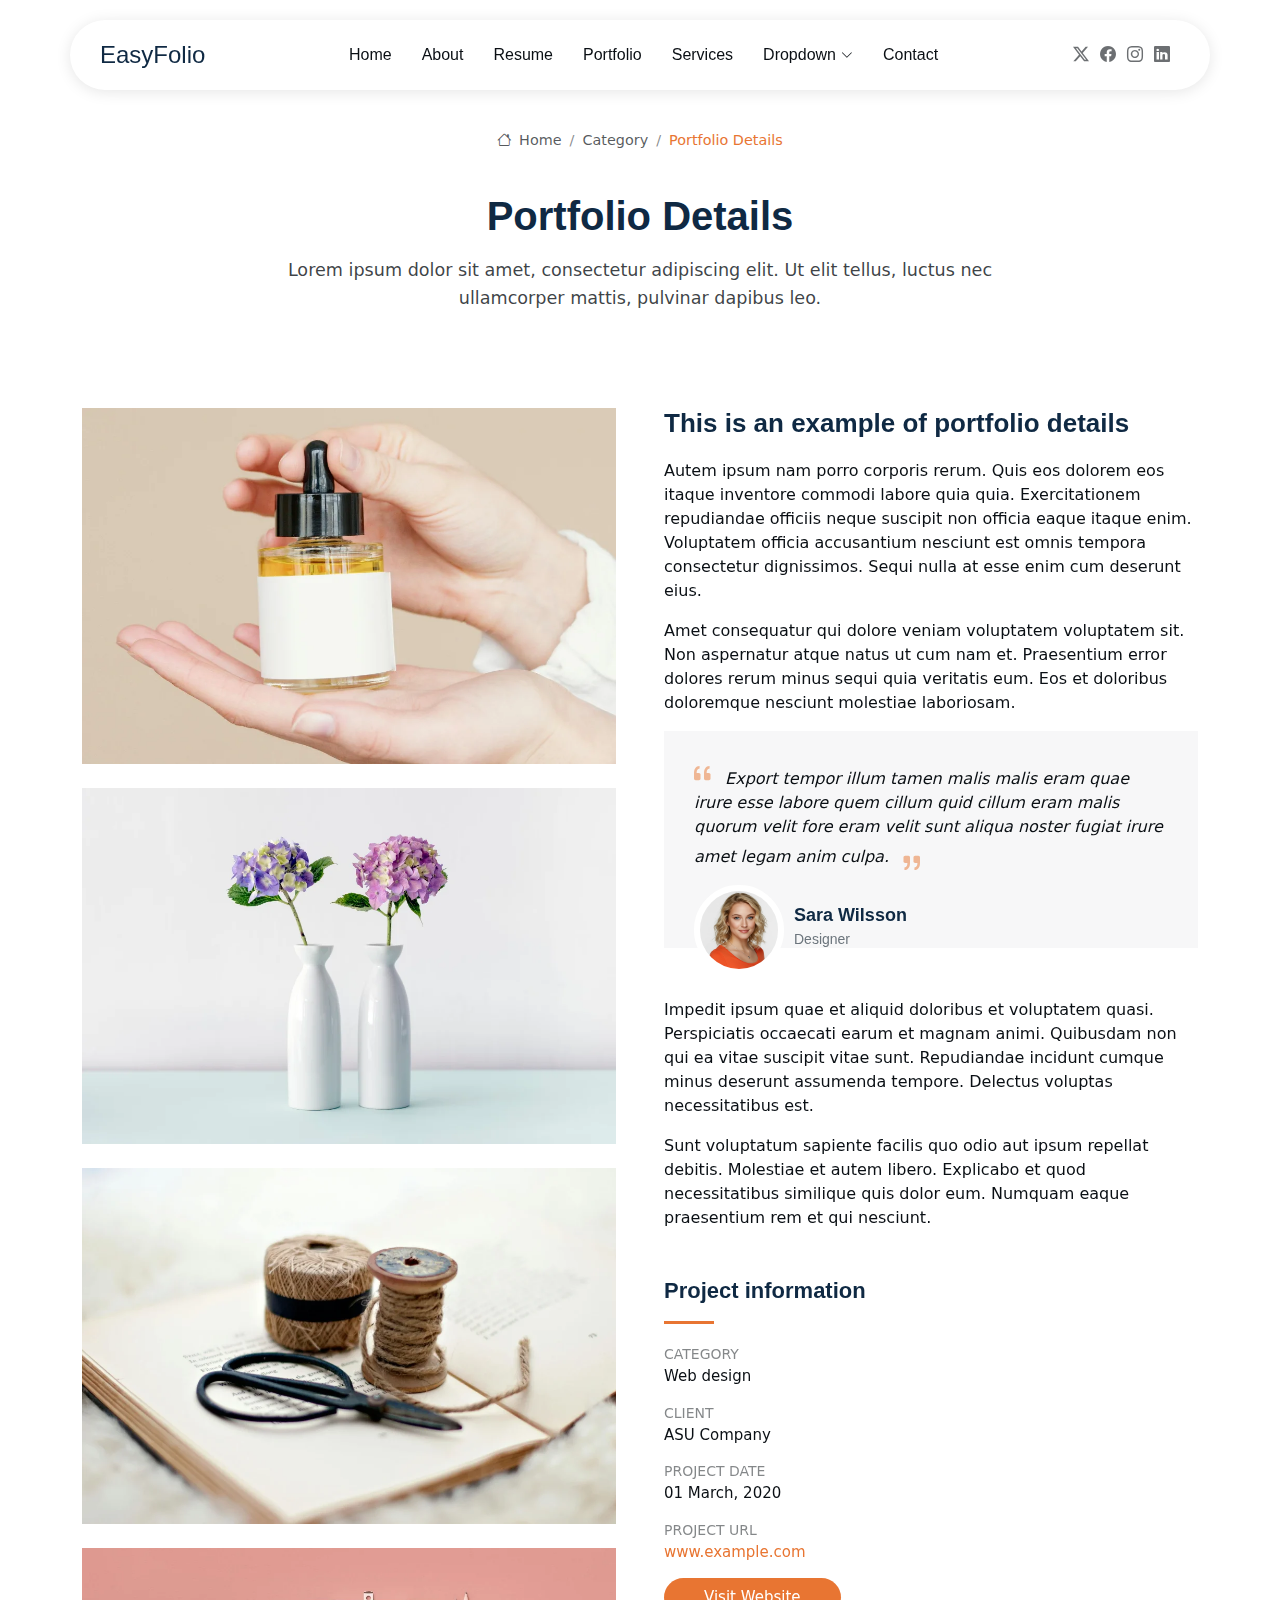
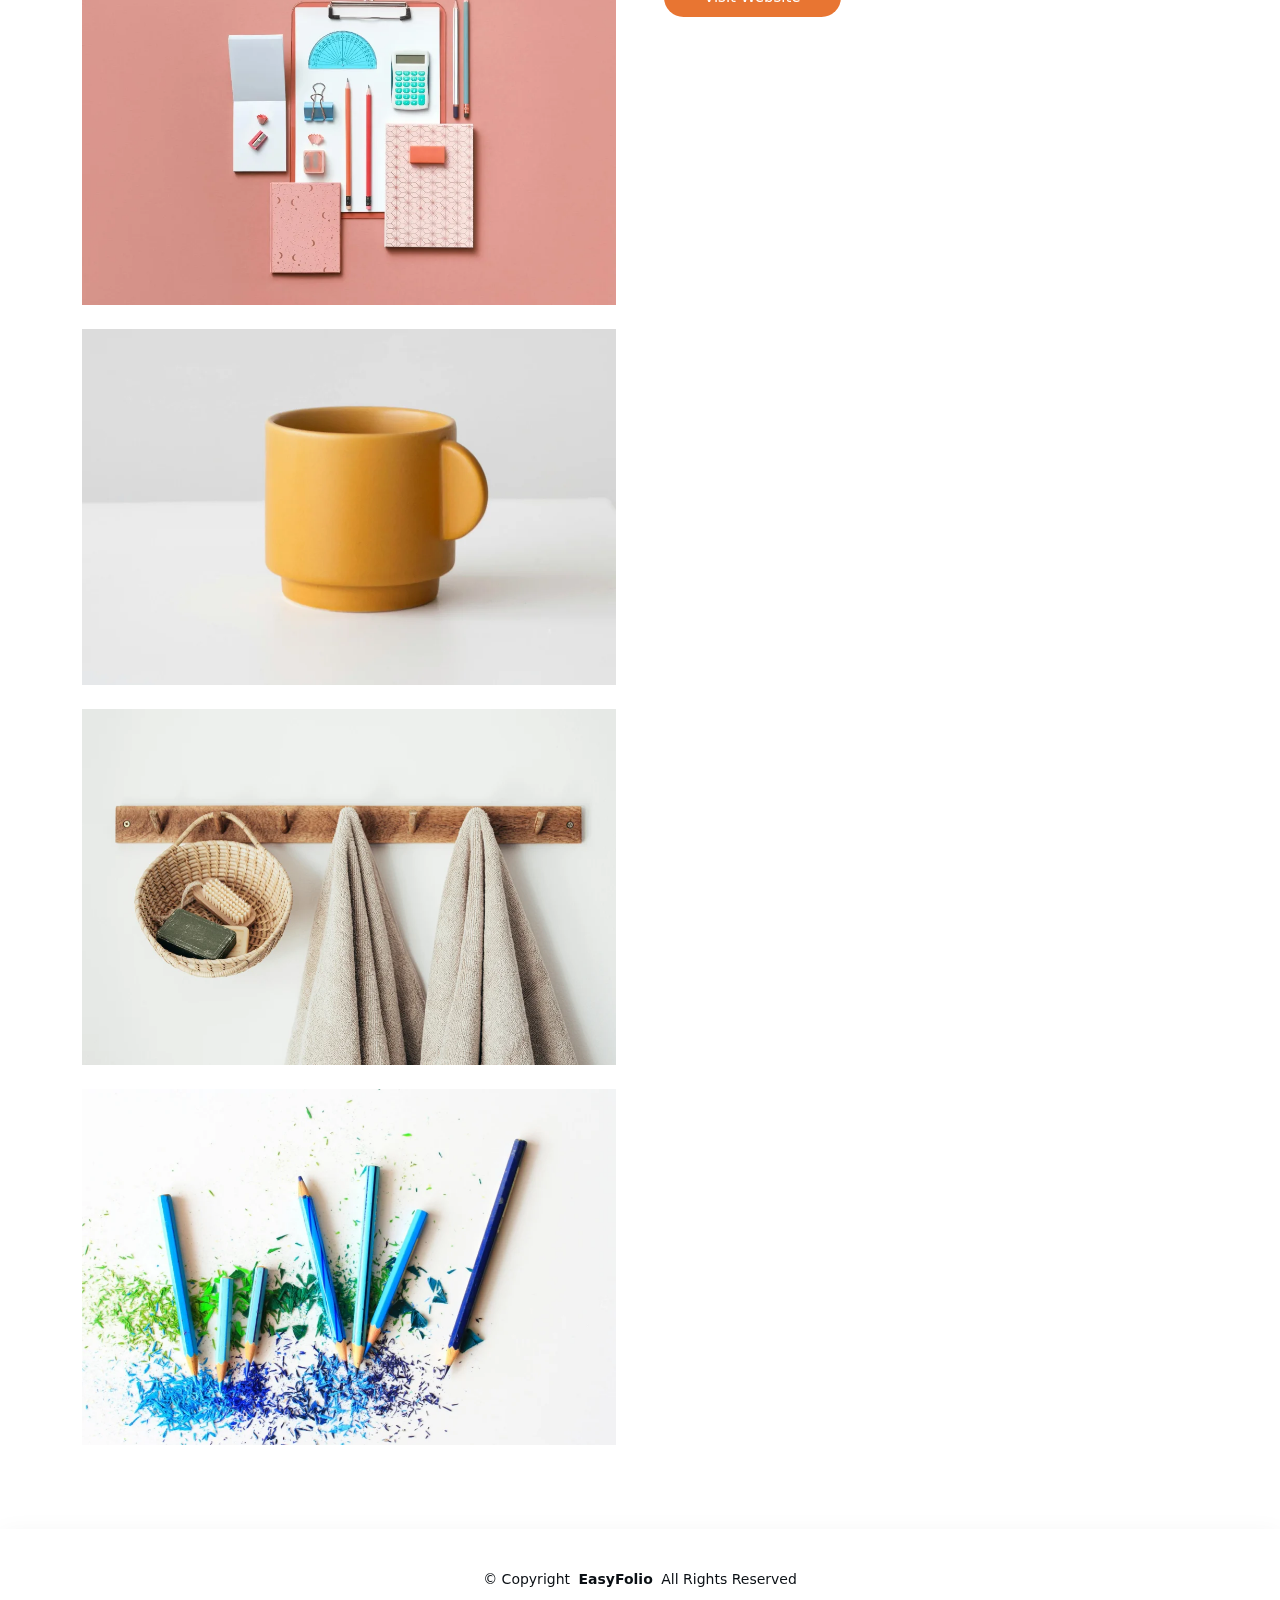
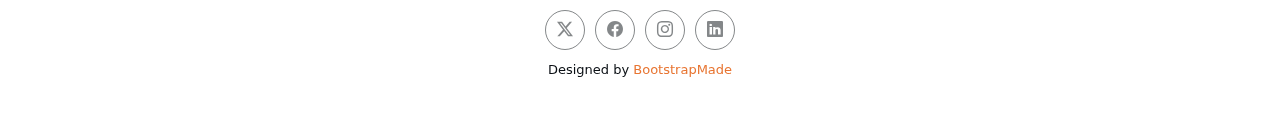
<file: ef-portfolio-details.html>
<!DOCTYPE html>
<html lang="en">

<head>
  <meta charset="utf-8">
  <meta content="width=device-width, initial-scale=1.0" name="viewport">
  <title>Portfolio Details - EasyFolio Bootstrap Template</title>
  <meta name="description" content="">
  <meta name="keywords" content="">

  <!-- Favicons -->
  <link href="assets/img/favicon.png" rel="icon">
  <link href="assets/img/apple-touch-icon.png" rel="apple-touch-icon">

  <!-- Fonts -->
  <link href="https://fonts.googleapis.com" rel="preconnect">
  <link href="https://fonts.gstatic.com" rel="preconnect" crossorigin>
  <link href="https://fonts.googleapis.com/css2?family=Roboto:ital,wght@0,100;0,300;0,400;0,500;0,700;0,900;1,100;1,300;1,400;1,500;1,700;1,900&family=Noto+Sans:ital,wght@0,100;0,200;0,300;0,400;0,500;0,600;0,700;0,800;0,900;1,100;1,200;1,300;1,400;1,500;1,600;1,700;1,800;1,900&family=Questrial:wght@400&display=swap" rel="stylesheet">

  <!-- Vendor CSS Files -->
  <link href="assets/vendor/bootstrap/css/bootstrap.min.css" rel="stylesheet">
  <link href="assets/vendor/bootstrap-icons/bootstrap-icons.css" rel="stylesheet">
  <link href="assets/vendor/aos/aos.css" rel="stylesheet">
  <link href="assets/vendor/glightbox/css/glightbox.min.css" rel="stylesheet">
  <link href="assets/vendor/swiper/swiper-bundle.min.css" rel="stylesheet">

  <!-- Main CSS File -->
  <link href="assets/css/main.css" rel="stylesheet">

  <!-- =======================================================
  * Template Name: EasyFolio
  * Template URL: https://bootstrapmade.com/easyfolio-bootstrap-portfolio-template/
  * Updated: Feb 21 2025 with Bootstrap v5.3.3
  * Author: BootstrapMade.com
  * License: https://bootstrapmade.com/license/
  ======================================================== -->
</head>

<body class="portfolio-details-page">

  <header id="header" class="header d-flex align-items-center sticky-top">
    <div class="header-container container-fluid container-xl position-relative d-flex align-items-center justify-content-between">

      <a href="index.html" class="logo d-flex align-items-center me-auto me-xl-0">
        <!-- Uncomment the line below if you also wish to use an image logo -->
        <!-- <img src="assets/img/logo.webp" alt=""> -->
        <h1 class="sitename">EasyFolio</h1>
      </a>

      <nav id="navmenu" class="navmenu">
        <ul>
          <li><a href="#hero">Home</a></li>
          <li><a href="#about">About</a></li>
          <li><a href="#resume">Resume</a></li>
          <li><a href="#portfolio">Portfolio</a></li>
          <li><a href="#services">Services</a></li>
          <li class="dropdown"><a href="#"><span>Dropdown</span> <i class="bi bi-chevron-down toggle-dropdown"></i></a>
            <ul>
              <li><a href="#">Dropdown 1</a></li>
              <li class="dropdown"><a href="#"><span>Deep Dropdown</span> <i class="bi bi-chevron-down toggle-dropdown"></i></a>
                <ul>
                  <li><a href="#">Deep Dropdown 1</a></li>
                  <li><a href="#">Deep Dropdown 2</a></li>
                  <li><a href="#">Deep Dropdown 3</a></li>
                  <li><a href="#">Deep Dropdown 4</a></li>
                  <li><a href="#">Deep Dropdown 5</a></li>
                </ul>
              </li>
              <li><a href="#">Dropdown 2</a></li>
              <li><a href="#">Dropdown 3</a></li>
              <li><a href="#">Dropdown 4</a></li>
            </ul>
          </li>
          <li><a href="#contact">Contact</a></li>
        </ul>
        <i class="mobile-nav-toggle d-xl-none bi bi-list"></i>
      </nav>

      <div class="header-social-links">
        <a href="#" class="twitter"><i class="bi bi-twitter-x"></i></a>
        <a href="#" class="facebook"><i class="bi bi-facebook"></i></a>
        <a href="#" class="instagram"><i class="bi bi-instagram"></i></a>
        <a href="#" class="linkedin"><i class="bi bi-linkedin"></i></a>
      </div>

    </div>
  </header>

  <main class="main">

    <!-- Page Title -->
    <div class="page-title">
      <div class="breadcrumbs">
        <nav aria-label="breadcrumb">
          <ol class="breadcrumb">
            <li class="breadcrumb-item"><a href="#"><i class="bi bi-house"></i> Home</a></li>
            <li class="breadcrumb-item"><a href="#">Category</a></li>
            <li class="breadcrumb-item active current">Portfolio Details</li>
          </ol>
        </nav>
      </div>

      <div class="title-wrapper">
        <h1>Portfolio Details</h1>
        <p>Lorem ipsum dolor sit amet, consectetur adipiscing elit. Ut elit tellus, luctus nec ullamcorper mattis, pulvinar dapibus leo.</p>
      </div>
    </div><!-- End Page Title -->

    <!-- Portfolio Details Section -->
    <section id="portfolio-details" class="portfolio-details section">

      <div class="container" data-aos="fade-up">

        <div class="row gy-4 g-lg-5">
          <div class="col-lg-6">
            <img src="assets/img/portfolio/portfolio-1.webp" class="img-fluid mb-4" alt="">
            <img src="assets/img/portfolio/portfolio-10.webp" class="img-fluid mb-4" alt="">
            <img src="assets/img/portfolio/portfolio-7.webp" class="img-fluid mb-4" alt="">
            <img src="assets/img/portfolio/portfolio-4.webp" class="img-fluid mb-4" alt="">
            <img src="assets/img/portfolio/portfolio-5.webp" class="img-fluid mb-4" alt="">
            <img src="assets/img/portfolio/portfolio-11.webp" class="img-fluid mb-4" alt="">
            <img src="assets/img/portfolio/portfolio-8.webp" class="img-fluid mb-4" alt="">
          </div>

          <div class="col-lg-6">

            <div class="position-sticky" style="top: 40px">
              <div class="portfolio-description">
                <h2>This is an example of portfolio details</h2>
                <p>
                  Autem ipsum nam porro corporis rerum. Quis eos dolorem eos itaque inventore commodi labore quia quia. Exercitationem repudiandae officiis neque suscipit non officia eaque itaque enim. Voluptatem officia accusantium nesciunt est omnis tempora consectetur dignissimos. Sequi nulla at esse enim cum deserunt eius.
                </p>
                <p>
                  Amet consequatur qui dolore veniam voluptatem voluptatem sit. Non aspernatur atque natus ut cum nam et. Praesentium error dolores rerum minus sequi quia veritatis eum. Eos et doloribus doloremque nesciunt molestiae laboriosam.
                </p>

                <div class="testimonial-item">
                  <p>
                    <i class="bi bi-quote quote-icon-left"></i>
                    <span>Export tempor illum tamen malis malis eram quae irure esse labore quem cillum quid cillum eram malis quorum velit fore eram velit sunt aliqua noster fugiat irure amet legam anim culpa.</span>
                    <i class="bi bi-quote quote-icon-right"></i>
                  </p>
                  <div>
                    <img src="assets/img/person/person-f-5.webp" class="testimonial-img" alt="">
                    <h3>Sara Wilsson</h3>
                    <h4>Designer</h4>
                  </div>
                </div>

                <p>
                  Impedit ipsum quae et aliquid doloribus et voluptatem quasi. Perspiciatis occaecati earum et magnam animi. Quibusdam non qui ea vitae suscipit vitae sunt. Repudiandae incidunt cumque minus deserunt assumenda tempore. Delectus voluptas necessitatibus est.
                </p>

                <p>
                  Sunt voluptatum sapiente facilis quo odio aut ipsum repellat debitis. Molestiae et autem libero. Explicabo et quod necessitatibus similique quis dolor eum. Numquam eaque praesentium rem et qui nesciunt.
                </p>

              </div>

              <div class="portfolio-info mt-5">
                <h3>Project information</h3>
                <ul>
                  <li><strong>Category</strong> Web design</li>
                  <li><strong>Client</strong> ASU Company</li>
                  <li><strong>Project date</strong> 01 March, 2020</li>
                  <li><strong>Project URL</strong> <a href="#">www.example.com</a></li>
                  <li><a href="#" class="btn-visit align-self-start">Visit Website</a></li>
                </ul>
              </div>
            </div>

          </div>
        </div>

      </div>

    </section><!-- /Portfolio Details Section -->

  </main>

  <footer id="footer" class="footer">

    <div class="container">
      <div class="copyright text-center ">
        <p>© <span>Copyright</span> <strong class="px-1 sitename">EasyFolio</strong> <span>All Rights Reserved</span></p>
      </div>
      <div class="social-links d-flex justify-content-center">
        <a href=""><i class="bi bi-twitter-x"></i></a>
        <a href=""><i class="bi bi-facebook"></i></a>
        <a href=""><i class="bi bi-instagram"></i></a>
        <a href=""><i class="bi bi-linkedin"></i></a>
      </div>
      <div class="credits">
        <!-- All the links in the footer should remain intact. -->
        <!-- You can delete the links only if you've purchased the pro version. -->
        <!-- Licensing information: https://bootstrapmade.com/license/ -->
        <!-- Purchase the pro version with working PHP/AJAX contact form: [buy-url] -->
        Designed by <a href="https://bootstrapmade.com/">BootstrapMade</a>
      </div>
    </div>

  </footer>

  <!-- Scroll Top -->
  <a href="#" id="scroll-top" class="scroll-top d-flex align-items-center justify-content-center"><i class="bi bi-arrow-up-short"></i></a>

  <!-- Vendor JS Files -->
  <script src="assets/vendor/bootstrap/js/bootstrap.bundle.min.js"></script>
  <script src="assets/vendor/php-email-form/validate.js"></script>
  <script src="assets/vendor/aos/aos.js"></script>
  <script src="assets/vendor/waypoints/noframework.waypoints.js"></script>
  <script src="assets/vendor/glightbox/js/glightbox.min.js"></script>
  <script src="assets/vendor/imagesloaded/imagesloaded.pkgd.min.js"></script>
  <script src="assets/vendor/isotope-layout/isotope.pkgd.min.js"></script>
  <script src="assets/vendor/swiper/swiper-bundle.min.js"></script>

  <!-- Main JS File -->
  <script src="assets/js/main.js"></script>

</body>

</html>
</file>
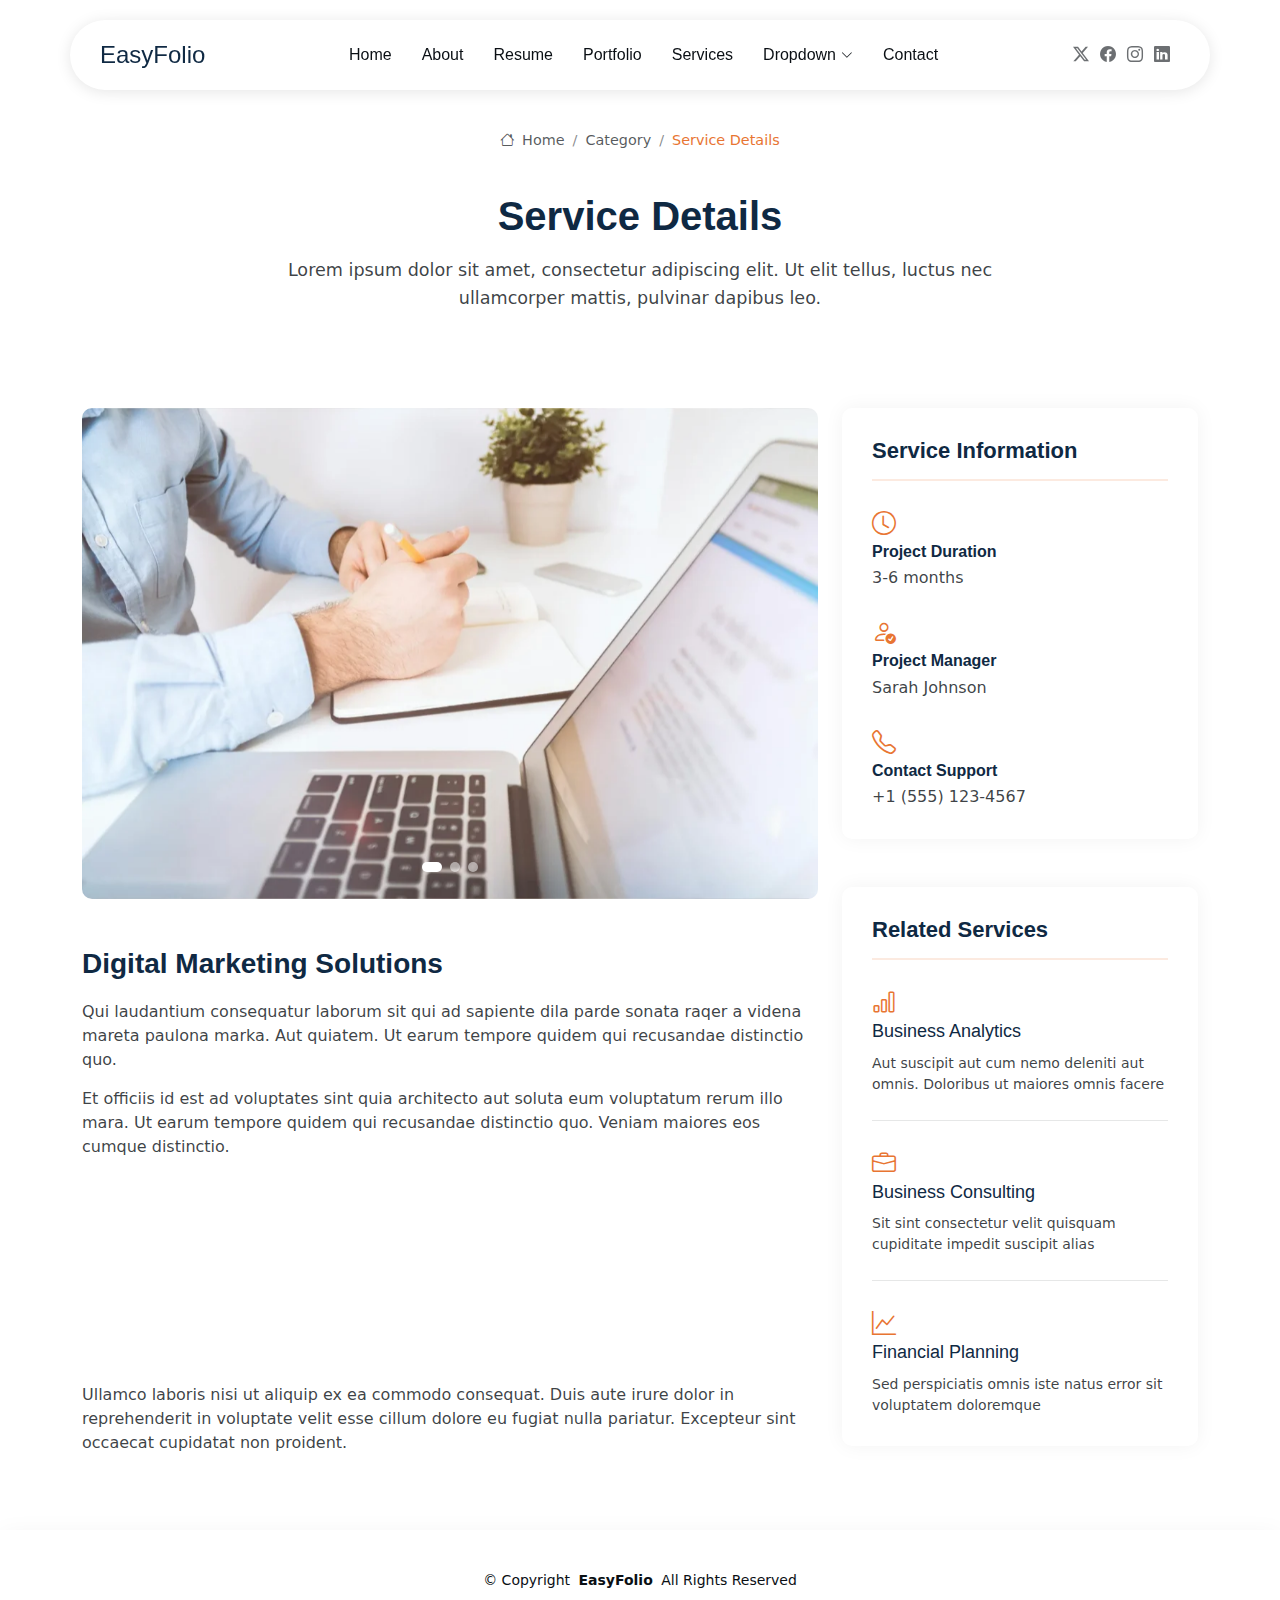
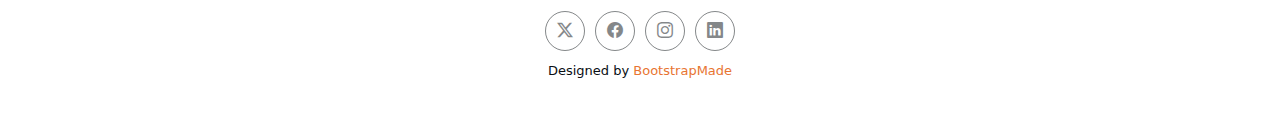
<file: ef-service-details.html>
<!DOCTYPE html>
<html lang="en">

<head>
  <meta charset="utf-8">
  <meta content="width=device-width, initial-scale=1.0" name="viewport">
  <title>Service Details - EasyFolio Bootstrap Template</title>
  <meta name="description" content="">
  <meta name="keywords" content="">

  <!-- Favicons -->
  <link href="assets/img/favicon.png" rel="icon">
  <link href="assets/img/apple-touch-icon.png" rel="apple-touch-icon">

  <!-- Fonts -->
  <link href="https://fonts.googleapis.com" rel="preconnect">
  <link href="https://fonts.gstatic.com" rel="preconnect" crossorigin>
  <link href="https://fonts.googleapis.com/css2?family=Roboto:ital,wght@0,100;0,300;0,400;0,500;0,700;0,900;1,100;1,300;1,400;1,500;1,700;1,900&family=Noto+Sans:ital,wght@0,100;0,200;0,300;0,400;0,500;0,600;0,700;0,800;0,900;1,100;1,200;1,300;1,400;1,500;1,600;1,700;1,800;1,900&family=Questrial:wght@400&display=swap" rel="stylesheet">

  <!-- Vendor CSS Files -->
  <link href="assets/vendor/bootstrap/css/bootstrap.min.css" rel="stylesheet">
  <link href="assets/vendor/bootstrap-icons/bootstrap-icons.css" rel="stylesheet">
  <link href="assets/vendor/aos/aos.css" rel="stylesheet">
  <link href="assets/vendor/glightbox/css/glightbox.min.css" rel="stylesheet">
  <link href="assets/vendor/swiper/swiper-bundle.min.css" rel="stylesheet">

  <!-- Main CSS File -->
  <link href="assets/css/main.css" rel="stylesheet">

  <!-- =======================================================
  * Template Name: EasyFolio
  * Template URL: https://bootstrapmade.com/easyfolio-bootstrap-portfolio-template/
  * Updated: Feb 21 2025 with Bootstrap v5.3.3
  * Author: BootstrapMade.com
  * License: https://bootstrapmade.com/license/
  ======================================================== -->
</head>

<body class="service-details-page">

  <header id="header" class="header d-flex align-items-center sticky-top">
    <div class="header-container container-fluid container-xl position-relative d-flex align-items-center justify-content-between">

      <a href="index.html" class="logo d-flex align-items-center me-auto me-xl-0">
        <!-- Uncomment the line below if you also wish to use an image logo -->
        <!-- <img src="assets/img/logo.webp" alt=""> -->
        <h1 class="sitename">EasyFolio</h1>
      </a>

      <nav id="navmenu" class="navmenu">
        <ul>
          <li><a href="#hero">Home</a></li>
          <li><a href="#about">About</a></li>
          <li><a href="#resume">Resume</a></li>
          <li><a href="#portfolio">Portfolio</a></li>
          <li><a href="#services">Services</a></li>
          <li class="dropdown"><a href="#"><span>Dropdown</span> <i class="bi bi-chevron-down toggle-dropdown"></i></a>
            <ul>
              <li><a href="#">Dropdown 1</a></li>
              <li class="dropdown"><a href="#"><span>Deep Dropdown</span> <i class="bi bi-chevron-down toggle-dropdown"></i></a>
                <ul>
                  <li><a href="#">Deep Dropdown 1</a></li>
                  <li><a href="#">Deep Dropdown 2</a></li>
                  <li><a href="#">Deep Dropdown 3</a></li>
                  <li><a href="#">Deep Dropdown 4</a></li>
                  <li><a href="#">Deep Dropdown 5</a></li>
                </ul>
              </li>
              <li><a href="#">Dropdown 2</a></li>
              <li><a href="#">Dropdown 3</a></li>
              <li><a href="#">Dropdown 4</a></li>
            </ul>
          </li>
          <li><a href="#contact">Contact</a></li>
        </ul>
        <i class="mobile-nav-toggle d-xl-none bi bi-list"></i>
      </nav>

      <div class="header-social-links">
        <a href="#" class="twitter"><i class="bi bi-twitter-x"></i></a>
        <a href="#" class="facebook"><i class="bi bi-facebook"></i></a>
        <a href="#" class="instagram"><i class="bi bi-instagram"></i></a>
        <a href="#" class="linkedin"><i class="bi bi-linkedin"></i></a>
      </div>

    </div>
  </header>

  <main class="main">

    <!-- Page Title -->
    <div class="page-title">
      <div class="breadcrumbs">
        <nav aria-label="breadcrumb">
          <ol class="breadcrumb">
            <li class="breadcrumb-item"><a href="#"><i class="bi bi-house"></i> Home</a></li>
            <li class="breadcrumb-item"><a href="#">Category</a></li>
            <li class="breadcrumb-item active current">Service Details</li>
          </ol>
        </nav>
      </div>

      <div class="title-wrapper">
        <h1>Service Details</h1>
        <p>Lorem ipsum dolor sit amet, consectetur adipiscing elit. Ut elit tellus, luctus nec ullamcorper mattis, pulvinar dapibus leo.</p>
      </div>
    </div><!-- End Page Title -->

    <!-- Service Details Section -->
    <section id="service-details" class="service-details section">

      <div class="container" data-aos="fade-up" data-aos-delay="100">

        <div class="row gy-4">

          <div class="col-lg-8">
            <div class="service-details-slider swiper init-swiper">
              <script type="application/json" class="swiper-config">
                {
                  "loop": true,
                  "speed": 600,
                  "autoplay": {
                    "delay": 5000
                  },
                  "slidesPerView": 1,
                  "pagination": {
                    "el": ".swiper-pagination",
                    "type": "bullets",
                    "clickable": true
                  }
                }
              </script>
              <div class="swiper-wrapper align-items-center">
                <div class="swiper-slide">
                  <img src="assets/img/services/services-1.webp" alt="" class="img-fluid" loading="lazy">
                </div>
                <div class="swiper-slide">
                  <img src="assets/img/services/services-2.webp" alt="" class="img-fluid" loading="lazy">
                </div>
                <div class="swiper-slide">
                  <img src="assets/img/services/services-3.webp" alt="" class="img-fluid" loading="lazy">
                </div>
              </div>
              <div class="swiper-pagination"></div>
            </div>

            <div class="content mt-5">
              <h3>Digital Marketing Solutions</h3>
              <p>
                Qui laudantium consequatur laborum sit qui ad sapiente dila parde sonata raqer a videna mareta paulona marka. Aut quiatem. Ut earum tempore quidem qui recusandae distinctio quo.
              </p>
              <p>
                Et officiis id est ad voluptates sint quia architecto aut soluta eum voluptatum rerum illo mara. Ut earum tempore quidem qui recusandae distinctio quo. Veniam maiores eos cumque distinctio.
              </p>

              <div class="features mt-4">
                <div class="row gy-4">
                  <div class="col-md-6" data-aos="fade-up" data-aos-delay="100">
                    <div class="feature-box d-flex align-items-center">
                      <i class="bi bi-check"></i>
                      <h4>Search Engine Optimization</h4>
                    </div>
                  </div>
                  <div class="col-md-6" data-aos="fade-up" data-aos-delay="200">
                    <div class="feature-box d-flex align-items-center">
                      <i class="bi bi-check"></i>
                      <h4>Social Media Marketing</h4>
                    </div>
                  </div>
                  <div class="col-md-6" data-aos="fade-up" data-aos-delay="300">
                    <div class="feature-box d-flex align-items-center">
                      <i class="bi bi-check"></i>
                      <h4>Content Marketing Strategy</h4>
                    </div>
                  </div>
                  <div class="col-md-6" data-aos="fade-up" data-aos-delay="400">
                    <div class="feature-box d-flex align-items-center">
                      <i class="bi bi-check"></i>
                      <h4>Email Marketing Campaigns</h4>
                    </div>
                  </div>
                </div>
              </div>

              <p class="mt-4">
                Ullamco laboris nisi ut aliquip ex ea commodo consequat. Duis aute irure dolor in reprehenderit in voluptate velit esse cillum dolore eu fugiat nulla pariatur. Excepteur sint occaecat cupidatat non proident.
              </p>
            </div>
          </div>

          <div class="col-lg-4">
            <div class="service-info">
              <h4>Service Information</h4>
              <div class="info-item">
                <i class="bi bi-clock"></i>
                <h5>Project Duration</h5>
                <p>3-6 months</p>
              </div>
              <div class="info-item">
                <i class="bi bi-person-check"></i>
                <h5>Project Manager</h5>
                <p>Sarah Johnson</p>
              </div>
              <div class="info-item">
                <i class="bi bi-telephone"></i>
                <h5>Contact Support</h5>
                <p>+1 (555) 123-4567</p>
              </div>
            </div>

            <div class="related-services mt-5">
              <h4>Related Services</h4>
              <div class="service-item">
                <i class="bi bi-bar-chart"></i>
                <h5><a href="#">Business Analytics</a></h5>
                <p>Aut suscipit aut cum nemo deleniti aut omnis. Doloribus ut maiores omnis facere</p>
              </div>
              <div class="service-item">
                <i class="bi bi-briefcase"></i>
                <h5><a href="#">Business Consulting</a></h5>
                <p>Sit sint consectetur velit quisquam cupiditate impedit suscipit alias</p>
              </div>
              <div class="service-item">
                <i class="bi bi-graph-up"></i>
                <h5><a href="#">Financial Planning</a></h5>
                <p>Sed perspiciatis omnis iste natus error sit voluptatem doloremque</p>
              </div>
            </div>
          </div>

        </div>

      </div>

    </section><!-- /Service Details Section -->

  </main>

  <footer id="footer" class="footer">

    <div class="container">
      <div class="copyright text-center ">
        <p>© <span>Copyright</span> <strong class="px-1 sitename">EasyFolio</strong> <span>All Rights Reserved</span></p>
      </div>
      <div class="social-links d-flex justify-content-center">
        <a href=""><i class="bi bi-twitter-x"></i></a>
        <a href=""><i class="bi bi-facebook"></i></a>
        <a href=""><i class="bi bi-instagram"></i></a>
        <a href=""><i class="bi bi-linkedin"></i></a>
      </div>
      <div class="credits">
        <!-- All the links in the footer should remain intact. -->
        <!-- You can delete the links only if you've purchased the pro version. -->
        <!-- Licensing information: https://bootstrapmade.com/license/ -->
        <!-- Purchase the pro version with working PHP/AJAX contact form: [buy-url] -->
        Designed by <a href="https://bootstrapmade.com/">BootstrapMade</a>
      </div>
    </div>

  </footer>

  <!-- Scroll Top -->
  <a href="#" id="scroll-top" class="scroll-top d-flex align-items-center justify-content-center"><i class="bi bi-arrow-up-short"></i></a>

  <!-- Vendor JS Files -->
  <script src="assets/vendor/bootstrap/js/bootstrap.bundle.min.js"></script>
  <script src="assets/vendor/php-email-form/validate.js"></script>
  <script src="assets/vendor/aos/aos.js"></script>
  <script src="assets/vendor/waypoints/noframework.waypoints.js"></script>
  <script src="assets/vendor/glightbox/js/glightbox.min.js"></script>
  <script src="assets/vendor/imagesloaded/imagesloaded.pkgd.min.js"></script>
  <script src="assets/vendor/isotope-layout/isotope.pkgd.min.js"></script>
  <script src="assets/vendor/swiper/swiper-bundle.min.js"></script>

  <!-- Main JS File -->
  <script src="assets/js/main.js"></script>

</body>

</html>
</file>
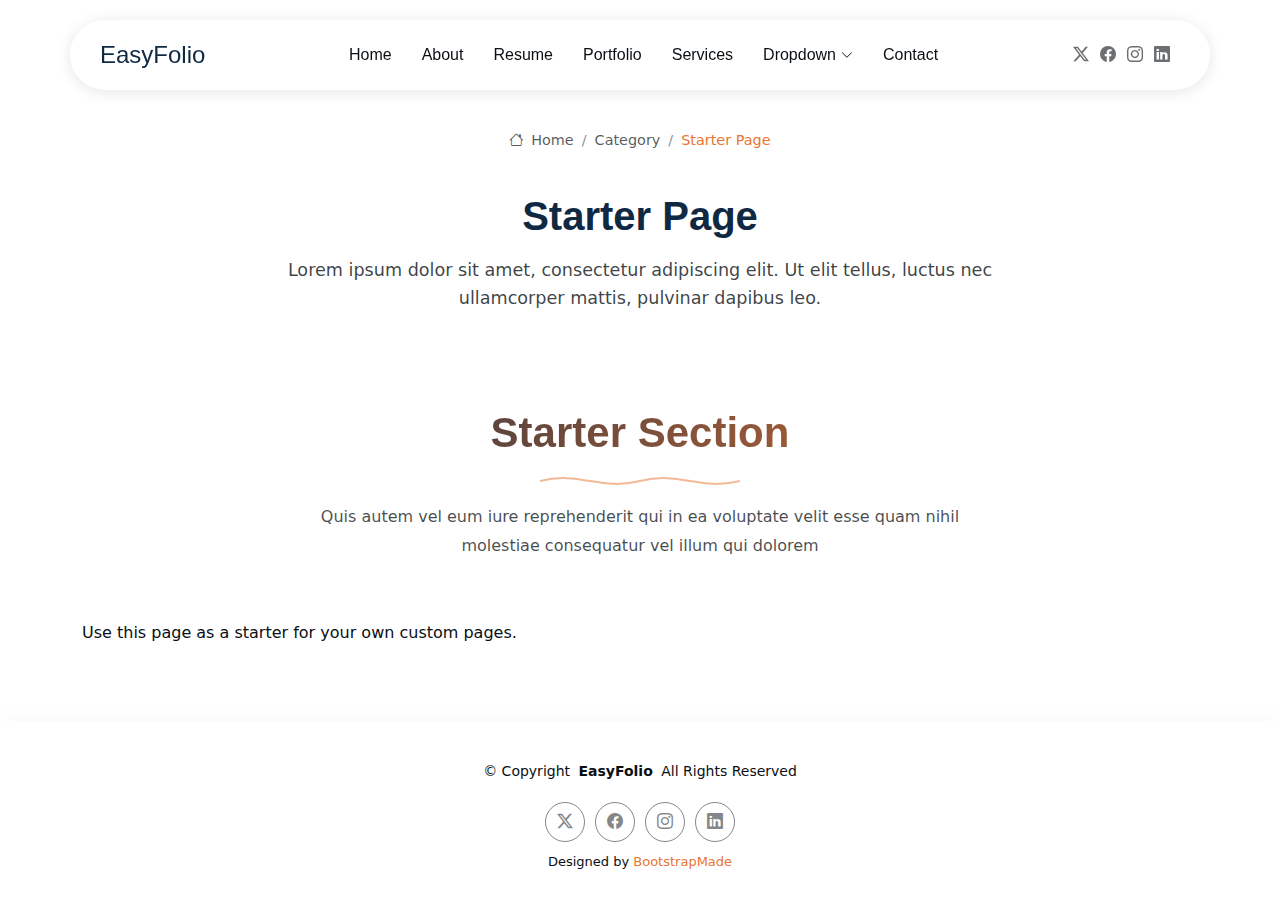
<file: ef-starter-page.html>
<!DOCTYPE html>
<html lang="en">

<head>
  <meta charset="utf-8">
  <meta content="width=device-width, initial-scale=1.0" name="viewport">
  <title>Starter Page - EasyFolio Bootstrap Template</title>
  <meta name="description" content="">
  <meta name="keywords" content="">

  <!-- Favicons -->
  <link href="assets/img/favicon.png" rel="icon">
  <link href="assets/img/apple-touch-icon.png" rel="apple-touch-icon">

  <!-- Fonts -->
  <link href="https://fonts.googleapis.com" rel="preconnect">
  <link href="https://fonts.gstatic.com" rel="preconnect" crossorigin>
  <link href="https://fonts.googleapis.com/css2?family=Roboto:ital,wght@0,100;0,300;0,400;0,500;0,700;0,900;1,100;1,300;1,400;1,500;1,700;1,900&family=Noto+Sans:ital,wght@0,100;0,200;0,300;0,400;0,500;0,600;0,700;0,800;0,900;1,100;1,200;1,300;1,400;1,500;1,600;1,700;1,800;1,900&family=Questrial:wght@400&display=swap" rel="stylesheet">

  <!-- Vendor CSS Files -->
  <link href="assets/vendor/bootstrap/css/bootstrap.min.css" rel="stylesheet">
  <link href="assets/vendor/bootstrap-icons/bootstrap-icons.css" rel="stylesheet">
  <link href="assets/vendor/aos/aos.css" rel="stylesheet">
  <link href="assets/vendor/glightbox/css/glightbox.min.css" rel="stylesheet">
  <link href="assets/vendor/swiper/swiper-bundle.min.css" rel="stylesheet">

  <!-- Main CSS File -->
  <link href="assets/css/main.css" rel="stylesheet">

  <!-- =======================================================
  * Template Name: EasyFolio
  * Template URL: https://bootstrapmade.com/easyfolio-bootstrap-portfolio-template/
  * Updated: Feb 21 2025 with Bootstrap v5.3.3
  * Author: BootstrapMade.com
  * License: https://bootstrapmade.com/license/
  ======================================================== -->
</head>

<body class="starter-page-page">

  <header id="header" class="header d-flex align-items-center sticky-top">
    <div class="header-container container-fluid container-xl position-relative d-flex align-items-center justify-content-between">

      <a href="index.html" class="logo d-flex align-items-center me-auto me-xl-0">
        <!-- Uncomment the line below if you also wish to use an image logo -->
        <!-- <img src="assets/img/logo.webp" alt=""> -->
        <h1 class="sitename">EasyFolio</h1>
      </a>

      <nav id="navmenu" class="navmenu">
        <ul>
          <li><a href="#hero">Home</a></li>
          <li><a href="#about">About</a></li>
          <li><a href="#resume">Resume</a></li>
          <li><a href="#portfolio">Portfolio</a></li>
          <li><a href="#services">Services</a></li>
          <li class="dropdown"><a href="#"><span>Dropdown</span> <i class="bi bi-chevron-down toggle-dropdown"></i></a>
            <ul>
              <li><a href="#">Dropdown 1</a></li>
              <li class="dropdown"><a href="#"><span>Deep Dropdown</span> <i class="bi bi-chevron-down toggle-dropdown"></i></a>
                <ul>
                  <li><a href="#">Deep Dropdown 1</a></li>
                  <li><a href="#">Deep Dropdown 2</a></li>
                  <li><a href="#">Deep Dropdown 3</a></li>
                  <li><a href="#">Deep Dropdown 4</a></li>
                  <li><a href="#">Deep Dropdown 5</a></li>
                </ul>
              </li>
              <li><a href="#">Dropdown 2</a></li>
              <li><a href="#">Dropdown 3</a></li>
              <li><a href="#">Dropdown 4</a></li>
            </ul>
          </li>
          <li><a href="#contact">Contact</a></li>
        </ul>
        <i class="mobile-nav-toggle d-xl-none bi bi-list"></i>
      </nav>

      <div class="header-social-links">
        <a href="#" class="twitter"><i class="bi bi-twitter-x"></i></a>
        <a href="#" class="facebook"><i class="bi bi-facebook"></i></a>
        <a href="#" class="instagram"><i class="bi bi-instagram"></i></a>
        <a href="#" class="linkedin"><i class="bi bi-linkedin"></i></a>
      </div>

    </div>
  </header>

  <main class="main">

    <!-- Page Title -->
    <div class="page-title">
      <div class="breadcrumbs">
        <nav aria-label="breadcrumb">
          <ol class="breadcrumb">
            <li class="breadcrumb-item"><a href="#"><i class="bi bi-house"></i> Home</a></li>
            <li class="breadcrumb-item"><a href="#">Category</a></li>
            <li class="breadcrumb-item active current">Starter Page</li>
          </ol>
        </nav>
      </div>

      <div class="title-wrapper">
        <h1>Starter Page</h1>
        <p>Lorem ipsum dolor sit amet, consectetur adipiscing elit. Ut elit tellus, luctus nec ullamcorper mattis, pulvinar dapibus leo.</p>
      </div>
    </div><!-- End Page Title -->

    <!-- Starter Section Section -->
    <section id="starter-section" class="starter-section section">

      <!-- Section Title -->
      <div class="container section-title" data-aos="fade-up">
        <h2>Starter Section</h2>
        <div class="title-shape">
          <svg viewBox="0 0 200 20" xmlns="http://www.w3.org/2000/svg">
            <path d="M 0,10 C 40,0 60,20 100,10 C 140,0 160,20 200,10" fill="none" stroke="currentColor" stroke-width="2"></path>
          </svg>
        </div>
        <p>Quis autem vel eum iure reprehenderit qui in ea voluptate velit esse quam nihil molestiae consequatur vel illum qui dolorem</p>
      </div><!-- End Section Title -->

      <div class="container" data-aos="fade-up">
        <p>Use this page as a starter for your own custom pages.</p>
      </div>

    </section><!-- /Starter Section Section -->

  </main>

  <footer id="footer" class="footer">

    <div class="container">
      <div class="copyright text-center ">
        <p>© <span>Copyright</span> <strong class="px-1 sitename">EasyFolio</strong> <span>All Rights Reserved</span></p>
      </div>
      <div class="social-links d-flex justify-content-center">
        <a href=""><i class="bi bi-twitter-x"></i></a>
        <a href=""><i class="bi bi-facebook"></i></a>
        <a href=""><i class="bi bi-instagram"></i></a>
        <a href=""><i class="bi bi-linkedin"></i></a>
      </div>
      <div class="credits">
        <!-- All the links in the footer should remain intact. -->
        <!-- You can delete the links only if you've purchased the pro version. -->
        <!-- Licensing information: https://bootstrapmade.com/license/ -->
        <!-- Purchase the pro version with working PHP/AJAX contact form: [buy-url] -->
        Designed by <a href="https://bootstrapmade.com/">BootstrapMade</a>
      </div>
    </div>

  </footer>

  <!-- Scroll Top -->
  <a href="#" id="scroll-top" class="scroll-top d-flex align-items-center justify-content-center"><i class="bi bi-arrow-up-short"></i></a>

  <!-- Vendor JS Files -->
  <script src="assets/vendor/bootstrap/js/bootstrap.bundle.min.js"></script>
  <script src="assets/vendor/php-email-form/validate.js"></script>
  <script src="assets/vendor/aos/aos.js"></script>
  <script src="assets/vendor/waypoints/noframework.waypoints.js"></script>
  <script src="assets/vendor/glightbox/js/glightbox.min.js"></script>
  <script src="assets/vendor/imagesloaded/imagesloaded.pkgd.min.js"></script>
  <script src="assets/vendor/isotope-layout/isotope.pkgd.min.js"></script>
  <script src="assets/vendor/swiper/swiper-bundle.min.js"></script>

  <!-- Main JS File -->
  <script src="assets/js/main.js"></script>

</body>

</html>
</file>
<file: assets/css/main.css>
/**
* Template Name: EasyFolio
* Template URL: https://bootstrapmade.com/easyfolio-bootstrap-portfolio-template/
* Updated: Feb 21 2025 with Bootstrap v5.3.3
* Author: BootstrapMade.com
* License: https://bootstrapmade.com/license/
*/

/*--------------------------------------------------------------
# Font & Color Variables
# Help: https://bootstrapmade.com/color-system/
--------------------------------------------------------------*/
/* Fonts */
:root {
  /* --default-font: "Roboto",  system-ui, -apple-system, "Segoe UI", Roboto, "Helvetica Neue", Arial, "Noto Sans", "Liberation Sans", sans-serif, "Apple Color Emoji", "Segoe UI Emoji", "Segoe UI Symbol", "Noto Color Emoji";
  --heading-font: "Questrial",  sans-serif;
  --nav-font: "Noto Sans",  sans-serif; */
  --default-font: "Poppins", system-ui, -apple-system, "Segoe UI", Roboto,
    "Helvetica Neue", Arial, "Noto Sans", "Liberation Sans", sans-serif,
    "Apple Color Emoji", "Segoe UI Emoji", "Segoe UI Symbol", "Noto Color Emoji";
  --heading-font: "Poppins", sans-serif;
  --nav-font: "Poppins", sans-serif;
}

/* Global Colors - The following color variables are used throughout the website. Updating them here will change the color scheme of the entire website */
:root {
  --background-color: #ffffff; /* Background color for the entire website, including individual sections */
  --default-color: #0a0f14; /* Default color used for the majority of the text content across the entire website */
  --heading-color: #0f2943; /* Color for headings, subheadings and title throughout the website */
  --accent-color: #e87532; /* Accent color that represents your brand on the website. It's used for buttons, links, and other elements that need to stand out */
  --surface-color: #ffffff; /* The surface color is used as a background of boxed elements within sections, such as cards, icon boxes, or other elements that require a visual separation from the global background. */
  --contrast-color: #ffffff; /* Contrast color for text, ensuring readability against backgrounds of accent, heading, or default colors. */
}

/* Nav Menu Colors - The following color variables are used specifically for the navigation menu. They are separate from the global colors to allow for more customization options */
:root {
  --nav-color: #0a0f14; /* The default color of the main navmenu links */
  --nav-hover-color: #e87532; /* Applied to main navmenu links when they are hovered over or active */
  --nav-mobile-background-color: #ffffff; /* Used as the background color for mobile navigation menu */
  --nav-dropdown-background-color: #ffffff; /* Used as the background color for dropdown items that appear when hovering over primary navigation items */
  --nav-dropdown-color: #0a0f14; /* Used for navigation links of the dropdown items in the navigation menu. */
  --nav-dropdown-hover-color: #e87532; /* Similar to --nav-hover-color, this color is applied to dropdown navigation links when they are hovered over. */
}

/* Color Presets - These classes override global colors when applied to any section or element, providing reuse of the sam color scheme. */

.light-background {
  --background-color: #faf9fb;
  --surface-color: #ffffff;
}

.dark-background {
  --background-color: #060606;
  --default-color: #ffffff;
  --heading-color: #ffffff;
  --surface-color: #252525;
  --contrast-color: #ffffff;
}

/* Smooth scroll */
:root {
  scroll-behavior: smooth;
}

/*--------------------------------------------------------------
# General Styling & Shared Classes
--------------------------------------------------------------*/
body {
  color: var(--default-color);
  background-color: var(--background-color);
  font-family: var(--default-font);
}

a {
  color: var(--accent-color);
  text-decoration: none;
  transition: 0.3s;
}

a:hover {
  color: color-mix(in srgb, var(--accent-color), transparent 25%);
  text-decoration: none;
}

h1,
h2,
h3,
h4,
h5,
h6 {
  color: var(--heading-color);
  font-family: var(--heading-font);
}

/* PHP Email Form Messages
------------------------------*/
.php-email-form .error-message {
  display: none;
  background: #df1529;
  color: #ffffff;
  text-align: left;
  padding: 15px;
  margin-bottom: 24px;
  font-weight: 600;
}

.php-email-form .sent-message {
  display: none;
  color: #ffffff;
  background: #059652;
  text-align: center;
  padding: 15px;
  margin-bottom: 24px;
  font-weight: 600;
}

.php-email-form .loading {
  display: none;
  background: var(--surface-color);
  text-align: center;
  padding: 15px;
  margin-bottom: 24px;
}

.php-email-form .loading:before {
  content: "";
  display: inline-block;
  border-radius: 50%;
  width: 24px;
  height: 24px;
  margin: 0 10px -6px 0;
  border: 3px solid var(--accent-color);
  border-top-color: var(--surface-color);
  animation: php-email-form-loading 1s linear infinite;
}

@keyframes php-email-form-loading {
  0% {
    transform: rotate(0deg);
  }

  100% {
    transform: rotate(360deg);
  }
}

/*--------------------------------------------------------------
# Global Header
--------------------------------------------------------------*/
.header {
  color: var(--default-color);
  background-color: var(--background-color);
  padding: 20px 0;
  transition: all 0.5s;
  z-index: 997;
}

.header .header-container {
  background: var(--surface-color);
  border-radius: 50px;
  padding: 5px 25px;
  box-shadow: 0px 2px 15px rgba(0, 0, 0, 0.1);
}

.header .logo {
  line-height: 1;
}

.header .logo img {
  max-height: 36px;
  margin-right: 8px;
}

.header .logo h1 {
  font-size: 24px;
  margin: 0;
  padding-left: 5px;
  font-weight: 500;
  color: var(--heading-color);
}

.header .header-social-links {
  padding-right: 15px;
}

.header .header-social-links a {
  color: color-mix(in srgb, var(--default-color), transparent 40%);
  padding-left: 6px;
  display: inline-block;
  transition: 0.3s;
  font-size: 16px;
}

.header .header-social-links a:hover {
  color: var(--accent-color);
}

.header .header-social-links a i {
  line-height: 0px;
}

@media (max-width: 1200px) {
  .header {
    padding-top: 10px;
  }

  .header .header-container {
    margin-left: 10px;
    margin-right: 10px;
    padding: 10px 5px 10px 15px;
  }

  .header .logo {
    order: 1;
  }

  .header .header-social-links {
    order: 2;
  }

  .header .navmenu {
    order: 3;
  }
}

/*--------------------------------------------------------------
# Navigation Menu
--------------------------------------------------------------*/
/* Navmenu - Desktop */
@media (min-width: 1200px) {
  .navmenu {
    padding: 0;
  }

  .navmenu ul {
    margin: 0;
    padding: 0;
    display: flex;
    list-style: none;
    align-items: center;
  }

  .navmenu li {
    position: relative;
  }

  .navmenu a,
  .navmenu a:focus {
    color: var(--nav-color);
    padding: 18px 15px;
    font-size: 16px;
    font-family: var(--nav-font);
    font-weight: 400;
    display: flex;
    align-items: center;
    justify-content: space-between;
    white-space: nowrap;
    transition: 0.3s;
  }

  .navmenu a i,
  .navmenu a:focus i {
    font-size: 12px;
    line-height: 0;
    margin-left: 5px;
    transition: 0.3s;
  }

  .navmenu li:last-child a {
    padding-right: 0;
  }

  .navmenu li:hover > a,
  .navmenu .active,
  .navmenu .active:focus {
    color: var(--nav-hover-color);
  }

  .navmenu .dropdown ul {
    margin: 0;
    padding: 10px 0;
    background: var(--nav-dropdown-background-color);
    display: block;
    position: absolute;
    visibility: hidden;
    left: 14px;
    top: 130%;
    opacity: 0;
    transition: 0.3s;
    border-radius: 4px;
    z-index: 99;
    box-shadow: 0px 0px 30px rgba(0, 0, 0, 0.1);
  }

  .navmenu .dropdown ul li {
    min-width: 200px;
  }

  .navmenu .dropdown ul a {
    padding: 10px 20px;
    font-size: 15px;
    text-transform: none;
    color: var(--nav-dropdown-color);
  }

  .navmenu .dropdown ul a i {
    font-size: 12px;
  }

  .navmenu .dropdown ul a:hover,
  .navmenu .dropdown ul .active:hover,
  .navmenu .dropdown ul li:hover > a {
    color: var(--nav-dropdown-hover-color);
  }

  .navmenu .dropdown:hover > ul {
    opacity: 1;
    top: 100%;
    visibility: visible;
  }

  .navmenu .dropdown .dropdown ul {
    top: 0;
    left: -90%;
    visibility: hidden;
  }

  .navmenu .dropdown .dropdown:hover > ul {
    opacity: 1;
    top: 0;
    left: -100%;
    visibility: visible;
  }
}

/* Navmenu - Mobile */
@media (max-width: 1199px) {
  .mobile-nav-toggle {
    color: var(--nav-color);
    font-size: 28px;
    line-height: 0;
    margin-right: 10px;
    cursor: pointer;
    transition: color 0.3s;
  }

  .navmenu {
    padding: 0;
    z-index: 9997;
  }

  .navmenu ul {
    display: none;
    list-style: none;
    position: absolute;
    inset: 60px 20px 20px 20px;
    padding: 10px 0;
    margin: 0;
    border-radius: 6px;
    background-color: var(--nav-mobile-background-color);
    overflow-y: auto;
    transition: 0.3s;
    z-index: 9998;
    box-shadow: 0px 0px 30px rgba(0, 0, 0, 0.1);
  }

  .navmenu a,
  .navmenu a:focus {
    color: var(--nav-dropdown-color);
    padding: 10px 20px;
    font-family: var(--nav-font);
    font-size: 17px;
    font-weight: 500;
    display: flex;
    align-items: center;
    justify-content: space-between;
    white-space: nowrap;
    transition: 0.3s;
  }

  .navmenu a i,
  .navmenu a:focus i {
    font-size: 12px;
    line-height: 0;
    margin-left: 5px;
    width: 30px;
    height: 30px;
    display: flex;
    align-items: center;
    justify-content: center;
    border-radius: 50%;
    transition: 0.3s;
    background-color: color-mix(in srgb, var(--accent-color), transparent 90%);
  }

  .navmenu a i:hover,
  .navmenu a:focus i:hover {
    background-color: var(--accent-color);
    color: var(--contrast-color);
  }

  .navmenu a:hover,
  .navmenu .active,
  .navmenu .active:focus {
    color: var(--nav-dropdown-hover-color);
  }

  .navmenu .active i,
  .navmenu .active:focus i {
    background-color: var(--accent-color);
    color: var(--contrast-color);
    transform: rotate(180deg);
  }

  .navmenu .dropdown ul {
    position: static;
    display: none;
    z-index: 99;
    padding: 10px 0;
    margin: 10px 20px;
    background-color: var(--nav-dropdown-background-color);
    border: 1px solid color-mix(in srgb, var(--default-color), transparent 90%);
    box-shadow: none;
    transition: all 0.5s ease-in-out;
  }

  .navmenu .dropdown ul ul {
    background-color: rgba(33, 37, 41, 0.1);
  }

  .navmenu .dropdown > .dropdown-active {
    display: block;
    background-color: rgba(33, 37, 41, 0.03);
  }

  .mobile-nav-active {
    overflow: hidden;
  }

  .mobile-nav-active .mobile-nav-toggle {
    color: #fff;
    position: absolute;
    font-size: 32px;
    top: 15px;
    right: 15px;
    margin-right: 0;
    z-index: 9999;
  }

  .mobile-nav-active .navmenu {
    position: fixed;
    overflow: hidden;
    inset: 0;
    background: rgba(33, 37, 41, 0.8);
    transition: 0.3s;
  }

  .mobile-nav-active .navmenu > ul {
    display: block;
  }
}

/*--------------------------------------------------------------
# Global Footer
--------------------------------------------------------------*/
.footer {
  color: var(--default-color);
  background-color: var(--background-color);
  font-size: 14px;
  padding: 40px 0;
  position: relative;
  box-shadow: 0 5px 25px rgba(0, 0, 0, 0.05);
}

.footer .copyright p {
  margin-bottom: 0;
}

.footer .social-links {
  margin-top: 20px;
}

.footer .social-links a {
  display: flex;
  align-items: center;
  justify-content: center;
  width: 40px;
  height: 40px;
  border-radius: 50%;
  border: 1px solid color-mix(in srgb, var(--default-color), transparent 50%);
  font-size: 16px;
  color: color-mix(in srgb, var(--default-color), transparent 50%);
  margin: 0 5px;
  transition: 0.3s;
}

.footer .social-links a:hover {
  color: var(--accent-color);
  border-color: var(--accent-color);
}

.footer .credits {
  margin-top: 10px;
  font-size: 13px;
  text-align: center;
}

/*--------------------------------------------------------------
# Scroll Top Button
--------------------------------------------------------------*/
.scroll-top {
  position: fixed;
  visibility: hidden;
  opacity: 0;
  right: 15px;
  bottom: -15px;
  z-index: 99999;
  background-color: var(--accent-color);
  width: 44px;
  height: 44px;
  border-radius: 50px;
  transition: all 0.4s;
}

.scroll-top i {
  font-size: 24px;
  color: var(--contrast-color);
  line-height: 0;
}

.scroll-top:hover {
  background-color: color-mix(in srgb, var(--accent-color), transparent 20%);
  color: var(--contrast-color);
}

.scroll-top.active {
  visibility: visible;
  opacity: 1;
  bottom: 15px;
}

/*--------------------------------------------------------------
# Disable aos animation delay on mobile devices
--------------------------------------------------------------*/
@media screen and (max-width: 768px) {
  [data-aos-delay] {
    transition-delay: 0 !important;
  }
}

/*--------------------------------------------------------------
# Global Page Titles & Breadcrumbs
--------------------------------------------------------------*/
.page-title {
  text-align: center;
  padding: 20px 0;
}

.page-title .breadcrumbs {
  margin-bottom: 1.5rem;
}

.page-title .breadcrumbs .breadcrumb {
  justify-content: center;
  margin: 0;
  padding: 0;
  background: none;
}

.page-title .breadcrumbs .breadcrumb .breadcrumb-item {
  font-size: 0.9rem;
  color: color-mix(in srgb, var(--default-color), transparent 30%);
}

.page-title .breadcrumbs .breadcrumb .breadcrumb-item.active {
  color: var(--accent-color);
}

.page-title .breadcrumbs .breadcrumb .breadcrumb-item a {
  color: inherit;
  text-decoration: none;
  transition: color 0.3s ease;
}

.page-title .breadcrumbs .breadcrumb .breadcrumb-item a:hover {
  color: var(--accent-color);
}

.page-title .breadcrumbs .breadcrumb .breadcrumb-item a i {
  font-size: 0.9rem;
  margin-right: 0.2rem;
}

.page-title
  .breadcrumbs
  .breadcrumb
  .breadcrumb-item
  + .breadcrumb-item::before {
  color: color-mix(in srgb, var(--default-color), transparent 50%);
}

.page-title .title-wrapper {
  max-width: 800px;
  margin: 0 auto;
  padding: 1rem 0;
}

.page-title .title-wrapper h1 {
  font-size: 2.5rem;
  margin-bottom: 1rem;
  font-weight: 700;
  color: var(--heading-color);
}

.page-title .title-wrapper p {
  font-size: 1.1rem;
  color: color-mix(in srgb, var(--default-color), transparent 20%);
  margin: 0;
  line-height: 1.6;
}

@media (max-width: 768px) {
  .page-title .title-wrapper h1 {
    font-size: 2rem;
  }

  .page-title .title-wrapper p {
    font-size: 1rem;
  }
}

@media (max-width: 576px) {
  .page-title .title-wrapper h1 {
    font-size: 1.75rem;
  }
}

/*--------------------------------------------------------------
# Global Sections
--------------------------------------------------------------*/
section,
.section {
  color: var(--default-color);
  background-color: var(--background-color);
  padding: 60px 0;
  scroll-margin-top: 90px;
  overflow: clip;
}

@media (max-width: 1199px) {
  section,
  .section {
    scroll-margin-top: 66px;
  }
}

/*--------------------------------------------------------------
# Global Section Titles
--------------------------------------------------------------*/
.section-title {
  text-align: center;
  padding-bottom: 60px;
  position: relative;
}

.section-title h2 {
  font-size: 42px;
  font-weight: 700;
  margin-bottom: 10px;
  background: linear-gradient(
    120deg,
    var(--heading-color),
    var(--accent-color)
  );
  -webkit-background-clip: text;
  -webkit-text-fill-color: transparent;
  background-clip: text;
  position: relative;
}

.section-title .title-shape {
  width: 200px;
  height: 20px;
  margin: 0 auto;
  color: var(--accent-color);
  opacity: 0.5;
}

.section-title .title-shape svg {
  width: 100%;
  height: 100%;
}

.section-title p {
  margin: 15px auto 0;
  font-size: 16px;
  max-width: 700px;
  color: color-mix(in srgb, var(--default-color), transparent 25%);
  line-height: 1.8;
}

@media (max-width: 768px) {
  .section-title h2 {
    font-size: 32px;
  }

  .section-title .subtitle-wrapper .subtitle {
    font-size: 13px;
  }
}

/*--------------------------------------------------------------
# Hero Section
--------------------------------------------------------------*/
.hero {
  padding: 50px 0;
  position: relative;
  overflow: hidden;
}

.hero .content h2 {
  font-size: 3.5rem;
  font-weight: 700;
  line-height: 1.2;
  margin-bottom: 1.5rem;
}

@media (max-width: 991px) {
  .hero .content h2 {
    font-size: 2.5rem;
  }
}

.hero .content .lead {
  font-size: 1.25rem;
  margin-bottom: 2rem;
  color: color-mix(in srgb, var(--default-color), transparent 20%);
}

.hero .cta-buttons {
  display: flex;
  gap: 1rem;
  margin-bottom: 3rem;
}

@media (max-width: 576px) {
  .hero .cta-buttons {
    flex-direction: column;
  }
}

.hero .cta-buttons .btn {
  padding: 0.8rem 2rem;
  font-size: 1rem;
  font-weight: 500;
  border-radius: 50px;
  transition: all 0.3s ease;
}

.hero .cta-buttons .btn.btn-primary {
  background-color: var(--accent-color);
  border-color: var(--accent-color);
  color: var(--contrast-color);
}

.hero .cta-buttons .btn.btn-primary:hover {
  background-color: color-mix(in srgb, var(--accent-color), transparent 15%);
  border-color: color-mix(in srgb, var(--accent-color), transparent 15%);
  transform: translateY(-2px);
}

.hero .cta-buttons .btn.btn-outline {
  border: 2px solid color-mix(in srgb, var(--accent-color), transparent 70%);
  color: var(--accent-color);
  background: transparent;
}

.hero .cta-buttons .btn.btn-outline:hover {
  background-color: var(--accent-color);
  color: var(--contrast-color);
  transform: translateY(-2px);
}

.hero .hero-stats {
  display: flex;
  gap: 3rem;
  margin-top: 2rem;
}

@media (max-width: 576px) {
  .hero .hero-stats {
    flex-direction: column;
    gap: 1.5rem;
  }
}

.hero .hero-stats .stat-item .stat-number {
  display: block;
  font-size: 2.5rem;
  font-weight: 700;
  color: var(--heading-color);
  line-height: 1;
}

.hero .hero-stats .stat-item .stat-label {
  font-size: 0.9rem;
  color: color-mix(in srgb, var(--default-color), transparent 30%);
  margin-top: 0.5rem;
  display: block;
}

.hero .hero-image {
  position: relative;
  padding: 2rem;
}

.hero .hero-image img {
  position: relative;
  z-index: 2;
}

.hero .hero-image .shape-1,
.hero .hero-image .shape-2 {
  position: absolute;
  border-radius: 30% 70% 70% 30%/30% 30% 70% 70%;
  z-index: 1;
}

.hero .hero-image .shape-1 {
  width: 300px;
  height: 300px;
  background-color: color-mix(in srgb, var(--accent-color), transparent 85%);
  top: -20px;
  right: -20px;
  animation: morphShape 15s linear infinite;
}

.hero .hero-image .shape-2 {
  width: 200px;
  height: 200px;
  background-color: color-mix(in srgb, var(--heading-color), transparent 90%);
  bottom: -20px;
  left: -20px;
  animation: morphShape 20s linear infinite reverse;
}

@media (max-width: 991px) {
  .hero {
    text-align: center;
    padding: 60px 0;
  }

  .hero .cta-buttons {
    justify-content: center;
  }

  .hero .hero-stats {
    justify-content: center;
  }

  .hero .hero-image {
    margin-top: 3rem;
  }
}

@keyframes morphShape {
  0% {
    border-radius: 30% 70% 70% 30%/30% 30% 70% 70%;
  }

  25% {
    border-radius: 58% 42% 75% 25%/76% 46% 54% 24%;
  }

  50% {
    border-radius: 50% 50% 33% 67%/55% 27% 73% 45%;
  }

  75% {
    border-radius: 33% 67% 58% 42%/63% 68% 32% 37%;
  }

  100% {
    border-radius: 30% 70% 70% 30%/30% 30% 70% 70%;
  }
}

/*--------------------------------------------------------------
# About Section
--------------------------------------------------------------*/
.about .about-image {
  position: relative;
}

.about .about-image img {
  box-shadow: 0 0 30px rgba(0, 0, 0, 0.1);
}

.about .about-content {
  padding-left: 2rem;
}

@media (max-width: 991.98px) {
  .about .about-content {
    padding-left: 0;
    margin-top: 3rem;
  }
}

.about .about-content .subtitle {
  font-size: 0.875rem;
  font-weight: 600;
  letter-spacing: 2px;
  color: var(--accent-color);
  margin-bottom: 1rem;
  display: block;
}

.about .about-content h2 {
  font-size: 2rem;
  font-weight: 700;
  margin-bottom: 1.5rem;
}

.about .about-content .lead {
  font-size: 1.1rem;
  color: color-mix(in srgb, var(--default-color), transparent 25%);
}

.about .personal-info {
  margin-top: 2rem;
  padding: 2rem;
  background-color: var(--surface-color);
  border-radius: 1rem;
  box-shadow: 0 0 30px rgba(0, 0, 0, 0.05);
}

.about .personal-info .info-item {
  display: flex;
  flex-direction: column;
  gap: 0.5rem;
}

.about .personal-info .info-item .label {
  font-size: 0.875rem;
  color: color-mix(in srgb, var(--default-color), transparent 40%);
}

.about .personal-info .info-item .value {
  font-weight: 600;
  color: var(--heading-color);
}

.about .signature {
  display: flex;
  align-items: center;
  gap: 1.5rem;
}

.about .signature .signature-image {
  max-width: 150px;
}

.about .signature .signature-info h4 {
  font-size: 1.25rem;
  margin-bottom: 0.25rem;
}

.about .signature .signature-info p {
  font-size: 0.875rem;
  color: color-mix(in srgb, var(--default-color), transparent 40%);
  margin: 0;
}

/*--------------------------------------------------------------
# Skills Section
--------------------------------------------------------------*/
.skills .skill-box {
  background-color: var(--surface-color);
  padding: 2rem;
  border-radius: 8px;
  box-shadow: 0 0 20px rgba(0, 0, 0, 0.05);
}

.skills .skill-box h3 {
  font-size: 1.2rem;
  margin-bottom: 1rem;
  font-weight: 600;
}

.skills .skill-box p {
  font-size: 0.9rem;
  margin-bottom: 0.8rem;
  opacity: 0.6;
}

.skills .skill-box .progress {
  background-color: color-mix(in srgb, var(--accent-color), transparent 85%);
  border-radius: 50px;
  height: 8px;
  margin-top: 5px;
  overflow: hidden;
}

.skills .skill-box .progress .progress-bar {
  background-color: var(--accent-color);
  height: 100%;
  position: relative;
  border-radius: 50px;
  transition: 0.9s;
  width: 1px;
}

/*--------------------------------------------------------------
# Resume Section
--------------------------------------------------------------*/
.resume .resume-wrapper .resume-block {
  margin-bottom: 3rem;
}

.resume .resume-wrapper .resume-block:last-child {
  margin-bottom: 0;
}

.resume .resume-wrapper .resume-block h2 {
  font-size: 2rem;
  margin-bottom: 0.8rem;
  font-weight: 700;
}

.resume .resume-wrapper .resume-block h2 span {
  color: var(--accent-color);
}

.resume .resume-wrapper .resume-block .lead {
  color: color-mix(in srgb, var(--default-color), transparent 25%);
  margin-bottom: 3rem;
}

.resume .resume-wrapper .timeline {
  position: relative;
}

.resume .resume-wrapper .timeline::before {
  content: "";
  position: absolute;
  left: 20%;
  top: 0;
  height: 100%;
  width: 2px;
  background-color: color-mix(in srgb, var(--accent-color), transparent 85%);
}

.resume .resume-wrapper .timeline .timeline-item {
  display: flex;
  align-items: flex-start;
  margin-bottom: 2.5rem;
  position: relative;
}

.resume .resume-wrapper .timeline .timeline-item:last-child {
  margin-bottom: 0;
}

.resume .resume-wrapper .timeline .timeline-item .timeline-left {
  width: 20%;
  padding-right: 3rem;
}

.resume .resume-wrapper .timeline .timeline-item .timeline-left .company {
  color: var(--heading-color);
  font-weight: 600;
  font-size: 1.1rem;
  margin-bottom: 0.25rem;
}

.resume .resume-wrapper .timeline .timeline-item .timeline-left .period {
  color: var(--accent-color);
  font-size: 0.9rem;
}

.resume .resume-wrapper .timeline .timeline-item .timeline-dot {
  position: absolute;
  left: calc(20% + 1px);
  transform: translateX(-50%);
  width: 1rem;
  height: 1rem;
  background-color: var(--accent-color);
  border-radius: 50%;
}

.resume .resume-wrapper .timeline .timeline-item .timeline-right {
  width: 70%;
  padding-left: 3rem;
  margin-top: -4px;
}

.resume .resume-wrapper .timeline .timeline-item .timeline-right .position {
  color: var(--heading-color);
  font-size: 1.2rem;
  margin-bottom: 0.6rem;
  font-weight: 600;
}

.resume .resume-wrapper .timeline .timeline-item .timeline-right .description {
  color: color-mix(in srgb, var(--default-color), transparent 25%);
}

.resume .resume-wrapper .timeline .timeline-item .timeline-right ul {
  padding-left: 15px;
}

.resume .resume-wrapper .timeline .timeline-item .timeline-right ul li {
  padding-bottom: 12px;
}

@media (max-width: 992px) {
  .resume .resume-wrapper .resume-block h2 {
    font-size: 2rem;
  }

  .resume .resume-wrapper .timeline::before {
    left: 1rem;
  }

  .resume .resume-wrapper .timeline .timeline-item {
    flex-direction: column;
    margin-bottom: 20px;
  }

  .resume .resume-wrapper .timeline .timeline-item .timeline-left {
    width: 100%;
    text-align: left;
    padding-right: 0;
    padding-left: 2.5rem;
    margin-bottom: 1.6rem;
    margin-top: -4px;
  }

  .resume .resume-wrapper .timeline .timeline-item .timeline-dot {
    left: calc(1rem + 1px);
  }

  .resume .resume-wrapper .timeline .timeline-item .timeline-right {
    width: 100%;
    padding-left: 2.5rem;
  }
}

/*--------------------------------------------------------------
# Portfolio Section
--------------------------------------------------------------*/
.portfolio .portfolio-filters-container {
  margin-bottom: 40px;
}

.portfolio .portfolio-filters {
  display: flex;
  justify-content: center;
  gap: 15px;
  flex-wrap: wrap;
  padding: 0;
  margin: 0;
  list-style: none;
}

.portfolio .portfolio-filters li {
  font-size: 15px;
  font-weight: 500;
  padding: 8px 20px;
  cursor: pointer;
  border-radius: 30px;
  background-color: color-mix(in srgb, var(--surface-color), transparent 50%);
  color: var(--default-color);
  transition: all 0.3s ease-in-out;
}

.portfolio .portfolio-filters li:hover {
  background-color: color-mix(in srgb, var(--accent-color), transparent 85%);
  color: var(--accent-color);
  transform: translateY(-2px);
}

.portfolio .portfolio-filters li.filter-active {
  background-color: var(--accent-color);
  color: var(--contrast-color);
}

.portfolio .portfolio-card {
  background-color: var(--surface-color);
  border-radius: 15px;
  overflow: hidden;
  box-shadow: 0 5px 25px rgba(0, 0, 0, 0.05);
  transition: all 0.3s ease-in-out;
}

.portfolio .portfolio-card:hover {
  transform: translateY(-10px);
  box-shadow: 0 8px 35px rgba(0, 0, 0, 0.1);
}

.portfolio .portfolio-card:hover .portfolio-overlay {
  opacity: 1;
  visibility: visible;
}

.portfolio .portfolio-card:hover .portfolio-overlay .portfolio-actions {
  transform: translateY(0);
}

.portfolio .portfolio-card .portfolio-image {
  position: relative;
  overflow: hidden;
  aspect-ratio: 16/10;
}

.portfolio .portfolio-card .portfolio-image img {
  width: 100%;
  height: 100%;
  object-fit: cover;
  transition: transform 0.6s ease-in-out;
}

.portfolio .portfolio-card .portfolio-overlay {
  position: absolute;
  top: 0;
  left: 0;
  width: 100%;
  height: 100%;
  background: linear-gradient(to top, rgba(0, 0, 0, 0.7), transparent);
  opacity: 0;
  visibility: hidden;
  transition: all 0.4s ease-in-out;
  display: flex;
  align-items: flex-end;
  padding: 20px;
}

.portfolio .portfolio-card .portfolio-overlay .portfolio-actions {
  transform: translateY(20px);
  transition: all 0.4s ease-in-out;
  display: flex;
  gap: 15px;
}

.portfolio .portfolio-card .portfolio-overlay .portfolio-actions a {
  width: 45px;
  height: 45px;
  background-color: var(--surface-color);
  border-radius: 50%;
  display: flex;
  align-items: center;
  justify-content: center;
  color: var(--accent-color);
  font-size: 20px;
  transition: all 0.3s ease;
}

.portfolio .portfolio-card .portfolio-overlay .portfolio-actions a:hover {
  background-color: var(--accent-color);
  color: var(--contrast-color);
  transform: scale(1.1);
}

.portfolio .portfolio-card .portfolio-content {
  padding: 25px;
}

.portfolio .portfolio-card .portfolio-content .category {
  font-size: 14px;
  color: var(--accent-color);
  text-transform: uppercase;
  letter-spacing: 1px;
  font-weight: 500;
  display: block;
  margin-bottom: 10px;
}

.portfolio .portfolio-card .portfolio-content h3 {
  font-size: 20px;
  margin: 0 0 15px;
  font-weight: 600;
  transition: color 0.3s ease;
}

.portfolio .portfolio-card .portfolio-content h3:hover {
  color: var(--accent-color);
}

.portfolio .portfolio-card .portfolio-content p {
  font-size: 15px;
  color: color-mix(in srgb, var(--default-color), transparent 30%);
  margin: 0;
  line-height: 1.6;
}

@media (max-width: 768px) {
  .portfolio .portfolio-filters li {
    font-size: 14px;
    padding: 6px 15px;
  }

  .portfolio .portfolio-card .portfolio-content {
    padding: 20px;
  }

  .portfolio .portfolio-card .portfolio-content h3 {
    font-size: 18px;
  }

  .portfolio .portfolio-card .portfolio-content p {
    font-size: 14px;
  }
}

/*--------------------------------------------------------------
# Testimonials Section
--------------------------------------------------------------*/
.testimonials .testimonials-slider {
  width: 100%;
  position: relative;
  padding-bottom: 60px;
}

.testimonials .swiper-wrapper {
  height: auto;
}

.testimonials .testimonial-item {
  background-color: var(--surface-color);
  padding: 40px;
  border-radius: 20px;
}

@media (max-width: 575px) {
  .testimonials .testimonial-item {
    padding: 20px;
  }
}

.testimonials .testimonial-item h2 {
  font-size: 24px;
  font-weight: 600;
  margin-bottom: 20px;
}

.testimonials .testimonial-item p {
  font-size: 16px;
  line-height: 1.8;
  margin-bottom: 30px;
  font-style: italic;
}

.testimonials .testimonial-item .profile {
  gap: 15px;
}

.testimonials .testimonial-item .profile .profile-img {
  width: 60px;
  height: 60px;
  border-radius: 50%;
  object-fit: cover;
}

.testimonials .testimonial-item .profile .profile-info h3 {
  font-size: 18px;
  margin: 0;
  font-weight: 600;
}

.testimonials .testimonial-item .profile .profile-info span {
  font-size: 14px;
  color: color-mix(in srgb, var(--default-color) 70%, transparent);
}

.testimonials .testimonial-item .featured-img-wrapper {
  min-height: 400px;
  position: relative;
  overflow: hidden;
  border-radius: 16px;
}

.testimonials .testimonial-item .featured-img {
  width: 100%;
  height: 100%;
  object-fit: cover;
  position: absolute;
  top: 0;
  left: 0;
}

.testimonials .swiper-navigation {
  position: absolute;
  bottom: 0;
  gap: 10px;
}

.testimonials .swiper-button-prev,
.testimonials .swiper-button-next {
  position: relative;
  left: auto;
  right: auto;
  top: auto;
  margin: 0;
  width: 44px;
  height: 44px;
  background-color: var(--surface-color);
  border-radius: 50%;
  border: 1px solid color-mix(in srgb, var(--default-color) 10%, transparent);
  transition: 0.3s;
}

.testimonials .swiper-button-prev::after,
.testimonials .swiper-button-next::after {
  font-size: 20px;
  color: var(--default-color);
}

.testimonials .swiper-button-prev:hover,
.testimonials .swiper-button-next:hover {
  background-color: var(--accent-color);
  border-color: var(--accent-color);
}

.testimonials .swiper-button-prev:hover::after,
.testimonials .swiper-button-next:hover::after {
  color: var(--contrast-color);
}

/*--------------------------------------------------------------
# Services Section
--------------------------------------------------------------*/
.services {
  padding: 80px 0;
}

.services .servies-title {
  font-size: 2.5rem;
  margin-bottom: 1.5rem;
}

.services .btn-outline-primary {
  color: var(--accent-color);
  border-color: var(--accent-color);
  padding: 10px 30px;
  border-radius: 50px;
  transition: all 0.3s ease;
}

.services .btn-outline-primary:hover {
  background-color: var(--accent-color);
  color: var(--contrast-color);
}

.services .service-item {
  background-color: var(--surface-color);
  padding: 30px;
  border-radius: 10px;
  box-shadow: 0 5px 15px rgba(0, 0, 0, 0.1);
  height: 100%;
  transition: transform 0.3s ease;
}

.services .service-item:hover {
  transform: scale(1.05);
}

.services .service-item i {
  font-size: 2.5rem;
  color: var(--accent-color);
  display: inline-block;
  margin-bottom: 15px;
}

.services .service-item h3 {
  font-size: 1.25rem;
  margin-bottom: 15px;
}

.services .service-item h3 a {
  color: var(--heading-color);
}

.services .service-item h3 a:hover {
  color: var(--accent-color);
}

.services .service-item p {
  font-size: 0.9rem;
  color: color-mix(in srgb, var(--default-color), transparent 25%);
}

@media (max-width: 991px) {
  .services h2 {
    font-size: 2rem;
  }
}

/*--------------------------------------------------------------
# Faq Section
--------------------------------------------------------------*/
.faq .faq-container .faq-item {
  background-color: var(--surface-color);
  position: relative;
  padding: 20px;
  margin-bottom: 15px;
  border: 1px solid color-mix(in srgb, var(--default-color), transparent 85%);
  border-radius: 5px;
  overflow: hidden;
}

.faq .faq-container .faq-item:last-child {
  margin-bottom: 0;
}

.faq .faq-container .faq-item h3 {
  font-weight: 600;
  font-size: 16px;
  line-height: 24px;
  margin: 0 30px 0 0;
  transition: 0.3s;
  cursor: pointer;
  display: flex;
  align-items: center;
}

.faq .faq-container .faq-item h3 .num {
  color: var(--accent-color);
  padding-right: 5px;
}

.faq .faq-container .faq-item h3:hover {
  color: var(--accent-color);
}

.faq .faq-container .faq-item .faq-content {
  display: grid;
  grid-template-rows: 0fr;
  transition: 0.3s ease-in-out;
  visibility: hidden;
  opacity: 0;
}

.faq .faq-container .faq-item .faq-content p {
  margin-bottom: 0;
  overflow: hidden;
}

.faq .faq-container .faq-item .faq-toggle {
  position: absolute;
  top: 20px;
  right: 20px;
  font-size: 16px;
  line-height: 0;
  transition: 0.3s;
  cursor: pointer;
}

.faq .faq-container .faq-item .faq-toggle:hover {
  color: var(--accent-color);
}

.faq .faq-container .faq-active {
  background-color: color-mix(in srgb, var(--accent-color), transparent 97%);
  border-color: color-mix(in srgb, var(--accent-color), transparent 80%);
}

.faq .faq-container .faq-active h3 {
  color: var(--accent-color);
}

.faq .faq-container .faq-active .faq-content {
  grid-template-rows: 1fr;
  visibility: visible;
  opacity: 1;
  padding-top: 10px;
}

.faq .faq-container .faq-active .faq-toggle {
  transform: rotate(90deg);
  color: var(--accent-color);
}

/*--------------------------------------------------------------
# Contact Section
--------------------------------------------------------------*/
.contact .section-category {
  font-family: var(--heading-font);
  font-weight: 600;
  font-size: 0.9rem;
  text-transform: uppercase;
  letter-spacing: 1px;
}

.contact .content h2 {
  font-weight: 700;
  line-height: 1.2;
}

.contact .content .lead {
  color: color-mix(in srgb, var(--default-color), transparent 25%);
}

.contact .contact-info .info-item {
  font-size: 1.1rem;
}

.contact .contact-info .info-item i {
  color: var(--accent-color);
  font-size: 1.4rem;
}

.contact .contact-info .map-link {
  color: var(--heading-color);
  font-weight: 500;
  font-size: 1.1rem;
  transition: all 0.3s ease;
}

.contact .contact-info .map-link i {
  transition: transform 0.3s ease;
}

.contact .contact-info .map-link:hover {
  color: var(--accent-color);
}

.contact .contact-info .map-link:hover i {
  transform: translateX(5px);
}

.contact .contact-form {
  background-color: var(--surface-color);
  border: none;
  box-shadow: 0 5px 25px rgba(0, 0, 0, 0.05);
  border-radius: 12px;
}

.contact .contact-form .form-control,
.contact .contact-form .form-select {
  padding: 0.75rem 1.25rem;
  border-color: #e5e5e5;
  border-radius: 8px;
  font-size: 1rem;
}

.contact .contact-form .form-control:focus,
.contact .contact-form .form-select:focus {
  border-color: color-mix(in srgb, var(--accent-color), transparent 50%);
  box-shadow: 0 0 0 0.25rem
    color-mix(in srgb, var(--accent-color), transparent 90%);
}

.contact .contact-form .form-control::placeholder,
.contact .contact-form .form-select::placeholder {
  color: color-mix(in srgb, var(--default-color), transparent 50%);
}

.contact .contact-form .btn-submit {
  background-color: var(--accent-color);
  color: var(--contrast-color);
  padding: 0.75rem 2rem;
  font-weight: 500;
  border-radius: 8px;
  transition: all 0.3s ease;
}

.contact .contact-form .btn-submit:hover {
  background-color: color-mix(in srgb, var(--accent-color), transparent 15%);
  transform: translateY(-1px);
}

.contact .contact-form .btn-submit:active {
  transform: translateY(0);
}

/*--------------------------------------------------------------
# Portfolio Details Section
--------------------------------------------------------------*/
.portfolio-details .portfolio-info h3 {
  font-size: 22px;
  font-weight: 700;
  margin-bottom: 20px;
  padding-bottom: 20px;
  position: relative;
}

.portfolio-details .portfolio-info h3:after {
  content: "";
  position: absolute;
  display: block;
  width: 50px;
  height: 3px;
  background: var(--accent-color);
  left: 0;
  bottom: 0;
}

.portfolio-details .portfolio-info ul {
  list-style: none;
  padding: 0;
  font-size: 15px;
}

.portfolio-details .portfolio-info ul li {
  display: flex;
  flex-direction: column;
  padding-bottom: 15px;
}

.portfolio-details .portfolio-info ul strong {
  text-transform: uppercase;
  font-weight: 400;
  color: color-mix(in srgb, var(--default-color), transparent 50%);
  font-size: 14px;
}

.portfolio-details .portfolio-info .btn-visit {
  padding: 8px 40px;
  background: var(--accent-color);
  color: var(--contrast-color);
  border-radius: 50px;
  transition: 0.3s;
}

.portfolio-details .portfolio-info .btn-visit:hover {
  background: color-mix(in srgb, var(--accent-color), transparent 20%);
}

.portfolio-details .portfolio-description h2 {
  font-size: 26px;
  font-weight: 700;
  margin-bottom: 20px;
}

.portfolio-details .portfolio-description p {
  padding: 0;
}

.portfolio-details .portfolio-description .testimonial-item {
  padding: 30px 30px 0 30px;
  position: relative;
  background: color-mix(in srgb, var(--default-color), transparent 97%);
  margin-bottom: 50px;
}

.portfolio-details .portfolio-description .testimonial-item .testimonial-img {
  width: 90px;
  border-radius: 50px;
  border: 6px solid var(--background-color);
  float: left;
  margin: 0 10px 0 0;
}

.portfolio-details .portfolio-description .testimonial-item h3 {
  font-size: 18px;
  font-weight: bold;
  margin: 15px 0 5px 0;
  padding-top: 20px;
}

.portfolio-details .portfolio-description .testimonial-item h4 {
  font-size: 14px;
  color: #6c757d;
  margin: 0;
}

.portfolio-details .portfolio-description .testimonial-item .quote-icon-left,
.portfolio-details .portfolio-description .testimonial-item .quote-icon-right {
  color: color-mix(in srgb, var(--accent-color), transparent 50%);
  font-size: 26px;
  line-height: 0;
}

.portfolio-details .portfolio-description .testimonial-item .quote-icon-left {
  display: inline-block;
  left: -5px;
  position: relative;
}

.portfolio-details .portfolio-description .testimonial-item .quote-icon-right {
  display: inline-block;
  right: -5px;
  position: relative;
  top: 10px;
  transform: scale(-1, -1);
}

.portfolio-details .portfolio-description .testimonial-item p {
  font-style: italic;
  margin: 0 0 15px 0 0 0;
  padding: 0;
}

/*--------------------------------------------------------------
# Service Details Section
--------------------------------------------------------------*/
.service-details .service-details-slider {
  position: relative;
  overflow: hidden;
  border-radius: 10px;
  z-index: 1;
}

.service-details .service-details-slider .swiper-wrapper {
  height: auto !important;
}

.service-details .service-details-slider .swiper-pagination {
  position: absolute;
  bottom: 20px;
  left: 0;
  right: 0;
  z-index: 2;
}

.service-details
  .service-details-slider
  .swiper-pagination
  .swiper-pagination-bullet {
  width: 10px;
  height: 10px;
  background-color: var(--contrast-color);
  opacity: 0.5;
  transition: 0.3s;
}

.service-details
  .service-details-slider
  .swiper-pagination
  .swiper-pagination-bullet.swiper-pagination-bullet-active {
  opacity: 1;
  width: 20px;
  border-radius: 5px;
}

.service-details .content h3 {
  font-size: 28px;
  font-weight: 700;
  margin-bottom: 20px;
}

.service-details .content p {
  color: color-mix(in srgb, var(--default-color), transparent 20%);
  margin-bottom: 15px;
}

.service-details .content .features .feature-box {
  padding: 20px;
  background: var(--surface-color);
  border-radius: 10px;
  box-shadow: 0 0 20px rgba(0, 0, 0, 0.05);
  height: 100%;
  transition: 0.3s;
}

.service-details .content .features .feature-box:hover {
  transform: translateY(-5px);
}

.service-details .content .features .feature-box i {
  font-size: 24px;
  color: var(--accent-color);
  margin-right: 15px;
}

.service-details .content .features .feature-box h4 {
  font-size: 18px;
  font-weight: 600;
  margin: 0;
}

.service-details .service-info {
  background: var(--surface-color);
  padding: 30px;
  border-radius: 10px;
  box-shadow: 0 0 20px rgba(0, 0, 0, 0.05);
}

.service-details .service-info h4 {
  font-size: 22px;
  font-weight: 700;
  margin-bottom: 25px;
  padding-bottom: 15px;
  border-bottom: 2px solid
    color-mix(in srgb, var(--accent-color), transparent 85%);
}

.service-details .service-info .info-item {
  margin-bottom: 25px;
}

.service-details .service-info .info-item:last-child {
  margin-bottom: 0;
}

.service-details .service-info .info-item i {
  font-size: 24px;
  color: var(--accent-color);
  margin-bottom: 10px;
}

.service-details .service-info .info-item h5 {
  font-size: 16px;
  font-weight: 600;
  margin-bottom: 5px;
}

.service-details .service-info .info-item p {
  color: color-mix(in srgb, var(--default-color), transparent 20%);
  margin: 0;
}

.service-details .related-services {
  background: var(--surface-color);
  padding: 30px;
  border-radius: 10px;
  box-shadow: 0 0 20px rgba(0, 0, 0, 0.05);
}

.service-details .related-services h4 {
  font-size: 22px;
  font-weight: 700;
  margin-bottom: 25px;
  padding-bottom: 15px;
  border-bottom: 2px solid
    color-mix(in srgb, var(--accent-color), transparent 85%);
}

.service-details .related-services .service-item {
  margin-bottom: 25px;
  padding-bottom: 25px;
  border-bottom: 1px solid
    color-mix(in srgb, var(--default-color), transparent 90%);
}

.service-details .related-services .service-item:last-child {
  margin-bottom: 0;
  padding-bottom: 0;
  border-bottom: none;
}

.service-details .related-services .service-item i {
  font-size: 24px;
  color: var(--accent-color);
  margin-bottom: 10px;
}

.service-details .related-services .service-item h5 {
  font-size: 18px;
  margin-bottom: 10px;
}

.service-details .related-services .service-item h5 a {
  color: var(--heading-color);
  transition: 0.3s;
}

.service-details .related-services .service-item h5 a:hover {
  color: var(--accent-color);
}

.service-details .related-services .service-item p {
  color: color-mix(in srgb, var(--default-color), transparent 20%);
  margin: 0;
  font-size: 14px;
}

@media (max-width: 991px) {
  .service-details .service-info,
  .service-details .related-services {
    margin-top: 30px;
  }
}
</file>
